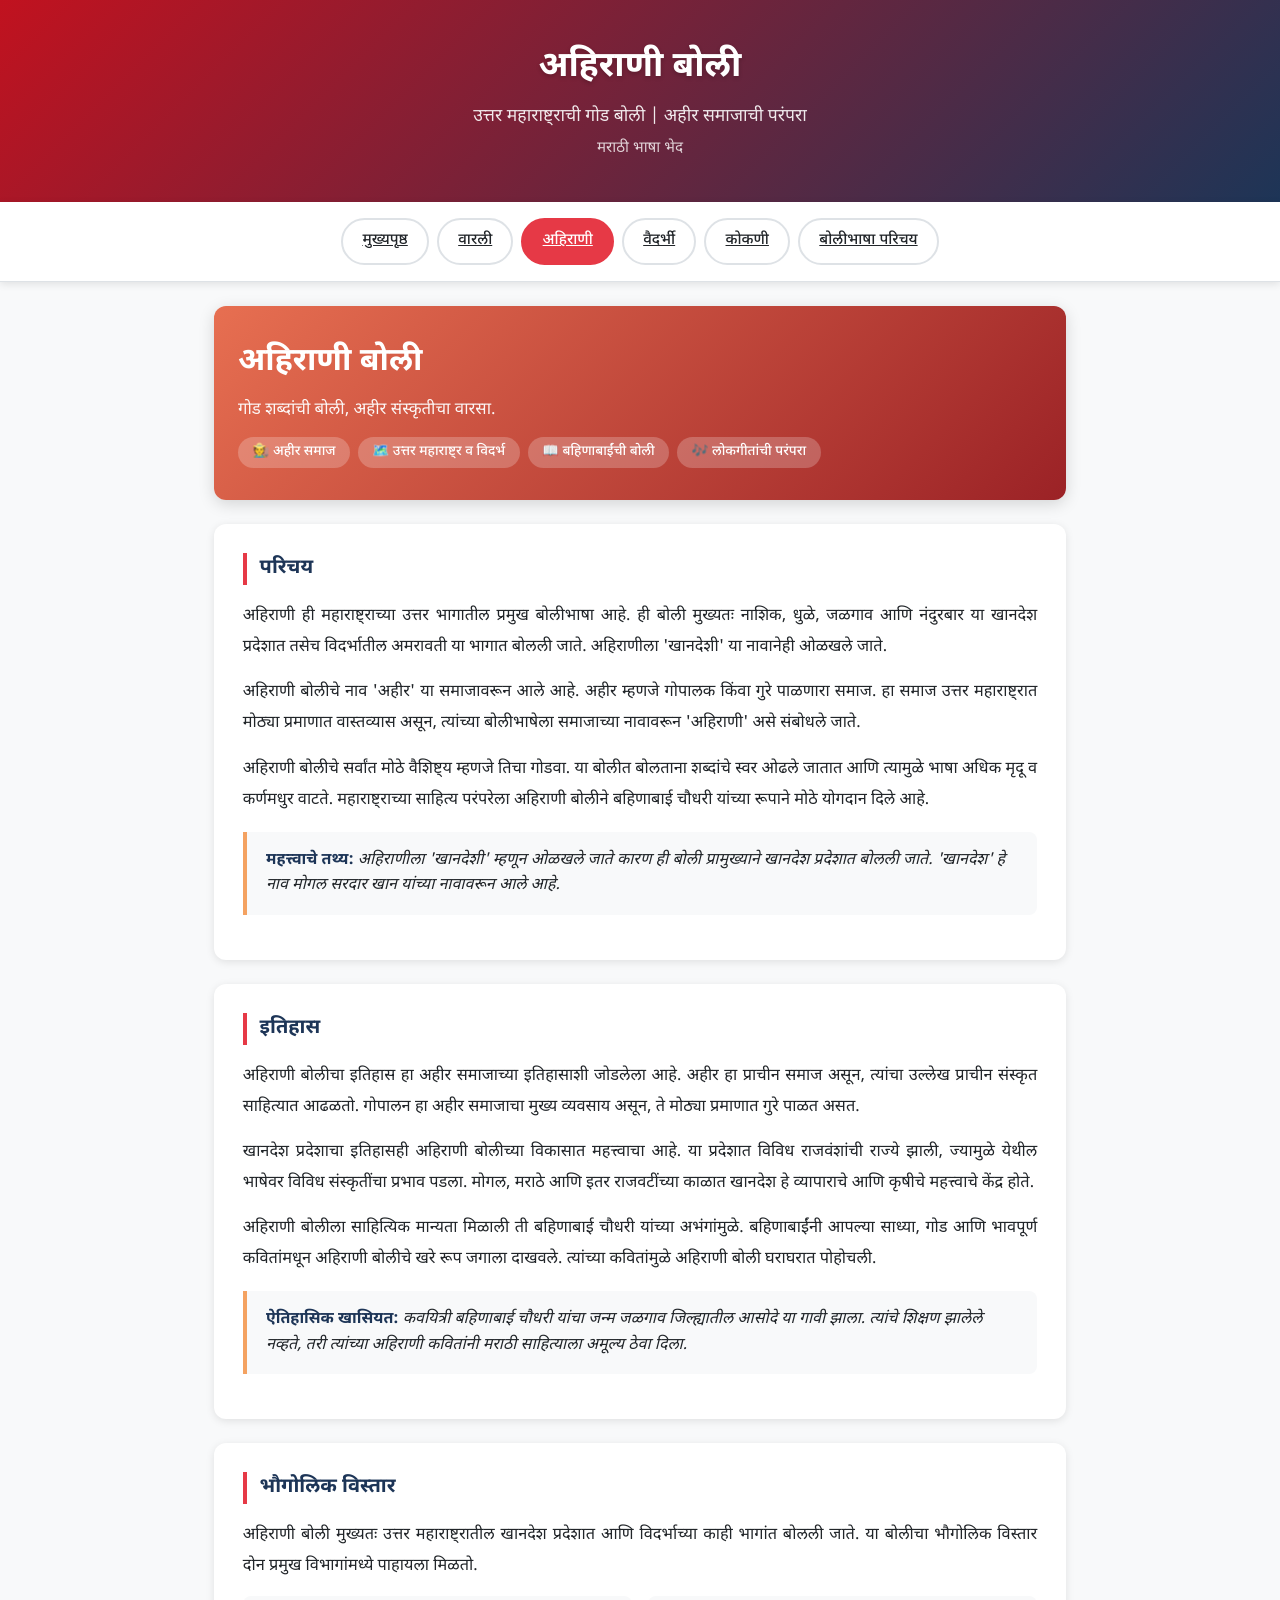
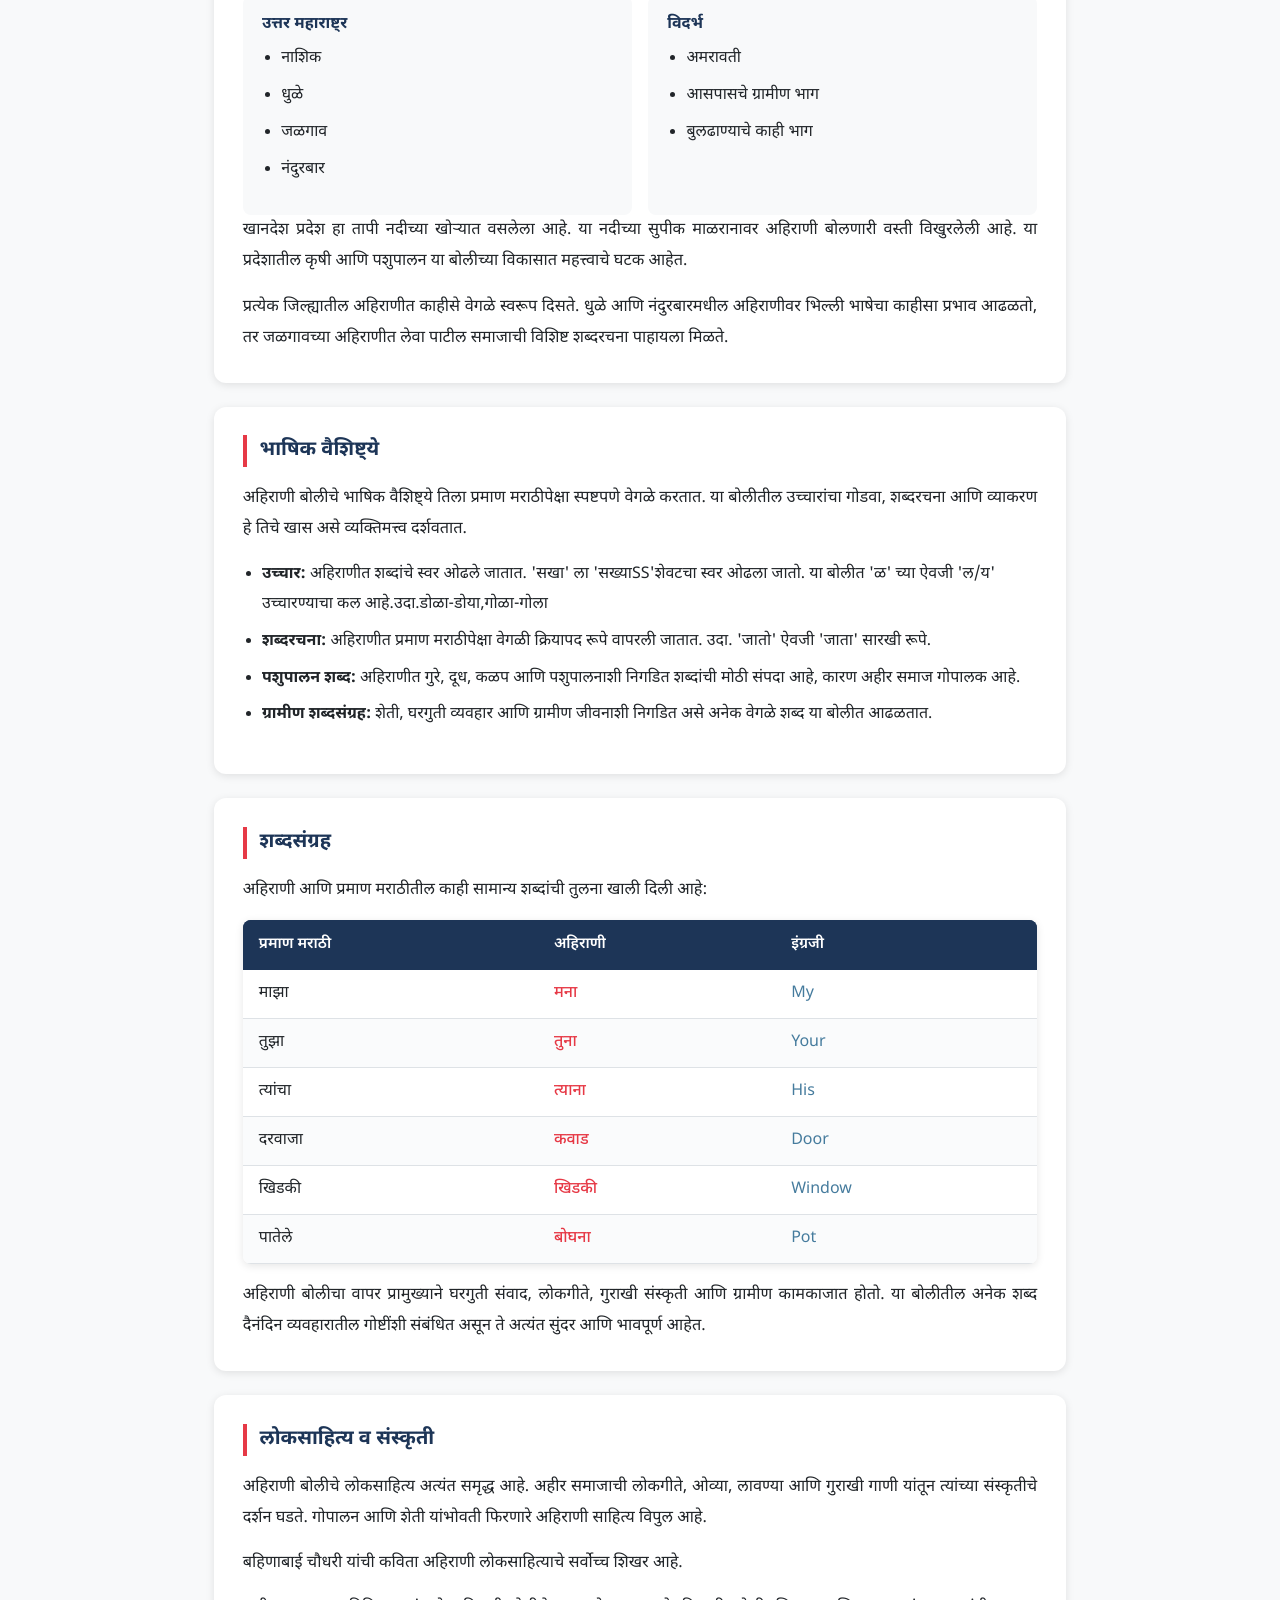
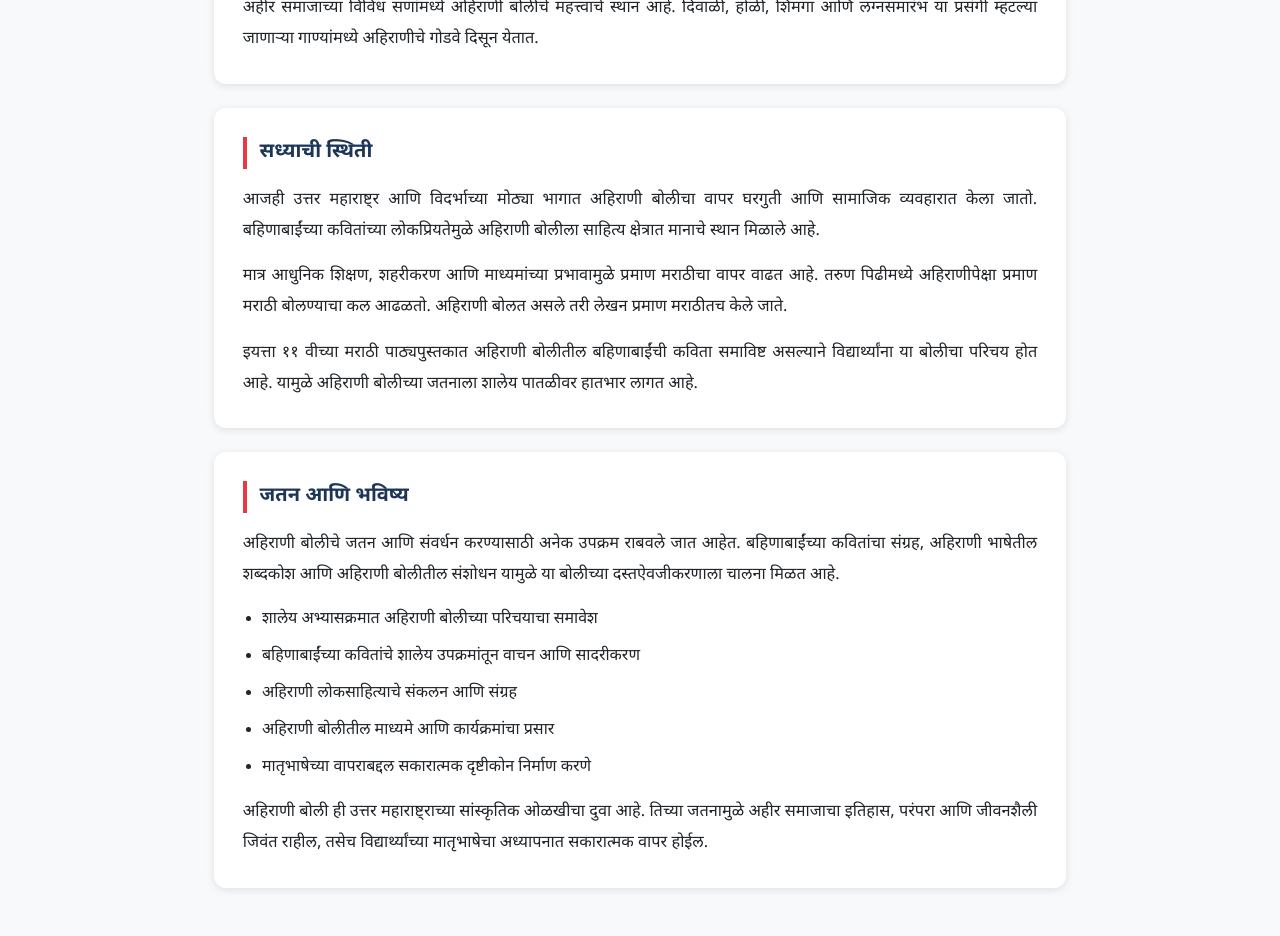
<file: ahirani.html>
<!DOCTYPE html>
<html lang="mr">
<head>
  <meta charset="UTF-8">
  <meta name="viewport" content="width=device-width, initial-scale=1.0">
  <title>अहिराणी बोली - मराठी भाषा भेद</title>
  <link rel="stylesheet" href="css/styles.css">
  <link rel="preconnect" href="https://fonts.googleapis.com">
  <link rel="preconnect" href="https://fonts.gstatic.com" crossorigin>
  <link href="https://fonts.googleapis.com/css2?family=Noto+Sans+Devanagari:wght@300;400;500;600;700&display=block" rel="stylesheet">
</head>
<body>
  <header class="header">
    <div class="header-content">
      <h1>अहिराणी बोली</h1>
      <p class="subtitle">उत्तर महाराष्ट्राची गोड बोली | अहीर समाजाची परंपरा</p>
      <p class="grade">मराठी भाषा भेद</p>
    </div>
  </header>

  <nav class="nav">
    <a class="nav-btn" href="index.html">मुख्यपृष्ठ</a>
    <a class="nav-btn" href="varli.html">वारली</a>
    <a class="nav-btn active" href="ahirani.html">अहिराणी</a>
    <a class="nav-btn" href="vaidarbhi.html">वैदर्भी</a>
    <a class="nav-btn" href="konkani.html">कोकणी</a>
    <a class="nav-btn" href="index.html#boli">बोलीभाषा परिचय</a>
  </nav>

  <main class="main boli-page">
    <section class="boli-hero ahirani">
      <div style="display:flex; align-items:center; gap:1rem;">
        <h2>अहिराणी बोली</h2>
        <button class="boli-audio-btn playing" onclick="toggleBoliAudio('ahirani')" title="अहिराणी बोली ऐका">🔊</button>
      </div>
      <audio id="audio-ahirani" src="audio/boli_intro/ahirani.mp3"></audio>
      <p class="boli-tagline">गोड शब्दांची बोली, अहीर संस्कृतीचा वारसा.</p>
      <div class="boli-chips">
        <span class="boli-chip">🧑‍🌾 अहीर समाज</span>
        <span class="boli-chip">🗺️ उत्तर महाराष्ट्र व विदर्भ</span>
        <span class="boli-chip">📖 बहिणाबाईंची बोली</span>
        <span class="boli-chip">🎶 लोकगीतांची परंपरा</span>
      </div>
    </section>

    <nav class="boli-nav">
      <a href="#parichay">परिचय</a>
      <a href="#ithihas">इतिहास</a>
      <a href="#vistar">भौगोलिक विस्तार</a>
      <a href="#vaishistye">भाषिक वैशिष्ट्ये</a>
      <a href="#shabd">शब्दसंग्रह</a>
      <a href="#sahity">लोकसाहित्य व संस्कृती</a>
      <a href="#sthiti">सध्याची स्थिती</a>
      <a href="#jatan">जतन आणि भविष्य</a>
    </nav>

    <article id="parichay" class="boli-content-card">
      <h3>परिचय</h3>
      <p>अहिराणी ही महाराष्ट्राच्या उत्तर भागातील प्रमुख बोलीभाषा आहे. ही बोली मुख्यतः नाशिक, धुळे, जळगाव आणि नंदुरबार या खानदेश प्रदेशात तसेच विदर्भातील अमरावती या भागात बोलली जाते. अहिराणीला 'खानदेशी' या नावानेही ओळखले जाते.</p>
      <p>अहिराणी बोलीचे नाव 'अहीर' या समाजावरून आले आहे. अहीर म्हणजे गोपालक किंवा गुरे पाळणारा समाज. हा समाज उत्तर महाराष्ट्रात मोठ्या प्रमाणात वास्तव्यास असून, त्यांच्या बोलीभाषेला समाजाच्या नावावरून 'अहिराणी' असे संबोधले जाते.</p>
      <p>अहिराणी बोलीचे सर्वांत मोठे वैशिष्ट्य म्हणजे तिचा गोडवा. या बोलीत बोलताना शब्दांचे स्वर ओढले जातात आणि त्यामुळे भाषा अधिक मृदू व कर्णमधुर वाटते. महाराष्ट्राच्या साहित्य परंपरेला अहिराणी बोलीने बहिणाबाई चौधरी यांच्या रूपाने मोठे योगदान दिले आहे.</p>
      <div class="boli-fact">
        <strong>महत्त्वाचे तथ्य:</strong> अहिराणीला 'खानदेशी' म्हणून ओळखले जाते कारण ही बोली प्रामुख्याने खानदेश प्रदेशात बोलली जाते. 'खानदेश' हे नाव मोगल सरदार खान यांच्या नावावरून आले आहे.
      </div>
    </article>

    <article id="ithihas" class="boli-content-card">
      <h3>इतिहास</h3>
      <p>अहिराणी बोलीचा इतिहास हा अहीर समाजाच्या इतिहासाशी जोडलेला आहे. अहीर हा प्राचीन समाज असून, त्यांचा उल्लेख प्राचीन संस्कृत साहित्यात आढळतो. गोपालन हा अहीर समाजाचा मुख्य व्यवसाय असून, ते मोठ्या प्रमाणात गुरे पाळत असत.</p>
      <p>खानदेश प्रदेशाचा इतिहासही अहिराणी बोलीच्या विकासात महत्त्वाचा आहे. या प्रदेशात विविध राजवंशांची राज्ये झाली, ज्यामुळे येथील भाषेवर विविध संस्कृतींचा प्रभाव पडला. मोगल, मराठे आणि इतर राजवटींच्या काळात खानदेश हे व्यापाराचे आणि कृषीचे महत्त्वाचे केंद्र होते.</p>
      <p>अहिराणी बोलीला साहित्यिक मान्यता मिळाली ती बहिणाबाई चौधरी यांच्या अभंगांमुळे. बहिणाबाईंनी आपल्या साध्या, गोड आणि भावपूर्ण कवितांमधून अहिराणी बोलीचे खरे रूप जगाला दाखवले. त्यांच्या कवितांमुळे अहिराणी बोली घराघरात पोहोचली.</p>
      <div class="boli-fact">
        <strong>ऐतिहासिक खासियत:</strong> कवयित्री बहिणाबाई चौधरी यांचा जन्म जळगाव जिल्ह्यातील आसोदे या गावी झाला. त्यांचे शिक्षण झालेले नव्हते, तरी त्यांच्या अहिराणी कवितांनी मराठी साहित्याला अमूल्य ठेवा दिला.
      </div>
    </article>

    <article id="vistar" class="boli-content-card">
      <h3>भौगोलिक विस्तार</h3>
      <p>अहिराणी बोली मुख्यतः उत्तर महाराष्ट्रातील खानदेश प्रदेशात आणि विदर्भाच्या काही भागांत बोलली जाते. या बोलीचा भौगोलिक विस्तार दोन प्रमुख विभागांमध्ये पाहायला मिळतो.</p>
      <div class="boli-grid-2">
        <div class="boli-mini-card">
          <h4>उत्तर महाराष्ट्र</h4>
          <ul class="boli-list">
            <li>नाशिक</li>
            <li>धुळे</li>
            <li>जळगाव</li>
            <li>नंदुरबार</li>
          </ul>
        </div>
        <div class="boli-mini-card">
          <h4>विदर्भ</h4>
          <ul class="boli-list">
            <li>अमरावती</li>
            <li>आसपासचे ग्रामीण भाग</li>
            <li>बुलढाण्याचे काही भाग</li>
          </ul>
        </div>
      </div>
      <p>खानदेश प्रदेश हा तापी नदीच्या खोऱ्यात वसलेला आहे. या नदीच्या सुपीक माळरानावर अहिराणी बोलणारी वस्ती विखुरलेली आहे. या प्रदेशातील कृषी आणि पशुपालन या बोलीच्या विकासात महत्त्वाचे घटक आहेत.</p>
      <p>प्रत्येक जिल्ह्यातील अहिराणीत काहीसे वेगळे स्वरूप दिसते. धुळे आणि नंदुरबारमधील अहिराणीवर भिल्ली भाषेचा काहीसा प्रभाव आढळतो, तर जळगावच्या अहिराणीत लेवा पाटील समाजाची विशिष्ट शब्दरचना पाहायला मिळते.</p>
    </article>

    <article id="vaishistye" class="boli-content-card">
      <h3>भाषिक वैशिष्ट्ये</h3>
      <p>अहिराणी बोलीचे भाषिक वैशिष्ट्ये तिला प्रमाण मराठीपेक्षा स्पष्टपणे वेगळे करतात. या बोलीतील उच्चारांचा गोडवा, शब्दरचना आणि व्याकरण हे तिचे खास असे व्यक्तिमत्त्व दर्शवतात.</p>
      <ul class="boli-list">
        <li><strong>उच्चार:</strong> अहिराणीत शब्दांचे स्वर ओढले जातात. 'सखा' ला 'सख्याSS'शेवटचा स्वर ओढला जातो. या बोलीत 'ळ' च्या ऐवजी 'ल/य' उच्चारण्याचा कल आहे.उदा.डोळा-डोया,गोळा-गोला</li>
        <li><strong>शब्दरचना:</strong> अहिराणीत प्रमाण मराठीपेक्षा वेगळी क्रियापद रूपे वापरली जातात. उदा. 'जातो' ऐवजी 'जाता' सारखी रूपे.</li>
        <li><strong>पशुपालन शब्द:</strong> अहिराणीत गुरे, दूध, कळप आणि पशुपालनाशी निगडित शब्दांची मोठी संपदा आहे, कारण अहीर समाज गोपालक आहे.</li>
        <li><strong>ग्रामीण शब्दसंग्रह:</strong> शेती, घरगुती व्यवहार आणि ग्रामीण जीवनाशी निगडित असे अनेक वेगळे शब्द या बोलीत आढळतात.</li>
   
      </div>
    </article>

    <article id="shabd" class="boli-content-card">
      <h3>शब्दसंग्रह</h3>
      <p>अहिराणी आणि प्रमाण मराठीतील काही सामान्य शब्दांची तुलना खाली दिली आहे:</p>
      <table class="boli-vocab">
        <thead>
          <tr>
            <th>प्रमाण मराठी</th>
            <th>अहिराणी</th>
            <th>इंग्रजी</th>
          </tr>
        </thead>
        <tbody>
          <tr><td>माझा</td><td>मना</td><td>My</td></tr>
          <tr><td>तुझा</td><td>तुना</td><td>Your</td></tr>
          <tr><td>त्यांचा</td><td>त्याना</td><td>His</td></tr>
          <tr><td>दरवाजा</td><td>कवाड</td><td>Door</td></tr>
          <tr><td>खिडकी</td><td>खिडकी</td><td>Window</td></tr>
          <tr><td>पातेले</td><td>बोघना</td><td>Pot</td></tr>
        </tbody>
      </table>
      <p style="margin-top: 1rem;">अहिराणी बोलीचा वापर प्रामुख्याने घरगुती संवाद, लोकगीते, गुराखी संस्कृती आणि ग्रामीण कामकाजात होतो. या बोलीतील अनेक शब्द दैनंदिन व्यवहारातील गोष्टींशी संबंधित असून ते अत्यंत सुंदर आणि भावपूर्ण आहेत.</p>
    </article>

    <article id="sahity" class="boli-content-card">
      <h3>लोकसाहित्य व संस्कृती</h3>
      <p>अहिराणी बोलीचे लोकसाहित्य अत्यंत समृद्ध आहे. अहीर समाजाची लोकगीते, ओव्या, लावण्या आणि गुराखी गाणी यांतून त्यांच्या संस्कृतीचे दर्शन घडते. गोपालन आणि शेती यांभोवती फिरणारे अहिराणी साहित्य विपुल आहे.</p>
      <p>बहिणाबाई चौधरी यांची कविता अहिराणी लोकसाहित्याचे सर्वोच्च शिखर आहे.</p>
      <p>अहीर समाजाच्या विविध सणांमध्ये अहिराणी बोलीचे महत्त्वाचे स्थान आहे. दिवाळी, होळी, शिमगा आणि लग्नसमारंभ या प्रसंगी म्हटल्या जाणाऱ्या गाण्यांमध्ये अहिराणीचे गोडवे दिसून येतात.</p>
            </div>
    </article>

    <article id="sthiti" class="boli-content-card">
      <h3>सध्याची स्थिती</h3>
      <p>आजही उत्तर महाराष्ट्र आणि विदर्भाच्या मोठ्या भागात अहिराणी बोलीचा वापर घरगुती आणि सामाजिक व्यवहारात केला जातो. बहिणाबाईंच्या कवितांच्या लोकप्रियतेमुळे अहिराणी बोलीला साहित्य क्षेत्रात मानाचे स्थान मिळाले आहे.</p>
      <p>मात्र आधुनिक शिक्षण, शहरीकरण आणि माध्यमांच्या प्रभावामुळे प्रमाण मराठीचा वापर वाढत आहे. तरुण पिढीमध्ये अहिराणीपेक्षा प्रमाण मराठी बोलण्याचा कल आढळतो. अहिराणी बोलत असले तरी लेखन प्रमाण मराठीतच केले जाते.</p>
      <p>इयत्ता ११ वीच्या मराठी पाठ्यपुस्तकात अहिराणी बोलीतील बहिणाबाईंची कविता समाविष्ट असल्याने विद्यार्थ्यांना या बोलीचा परिचय होत आहे. यामुळे अहिराणी बोलीच्या जतनाला शालेय पातळीवर हातभार लागत आहे.</p>
    </article>

    <article id="jatan" class="boli-content-card">
      <h3>जतन आणि भविष्य</h3>
      <p>अहिराणी बोलीचे जतन आणि संवर्धन करण्यासाठी अनेक उपक्रम राबवले जात आहेत. बहिणाबाईंच्या कवितांचा संग्रह, अहिराणी भाषेतील शब्दकोश आणि अहिराणी बोलीतील संशोधन यामुळे या बोलीच्या दस्तऐवजीकरणाला चालना मिळत आहे.</p>
      <ul class="boli-list">
        <li>शालेय अभ्यासक्रमात अहिराणी बोलीच्या परिचयाचा समावेश</li>
        <li>बहिणाबाईंच्या कवितांचे शालेय उपक्रमांतून वाचन आणि सादरीकरण</li>
        <li>अहिराणी लोकसाहित्याचे संकलन आणि संग्रह</li>
        <li>अहिराणी बोलीतील माध्यमे आणि कार्यक्रमांचा प्रसार</li>
        <li>मातृभाषेच्या वापराबद्दल सकारात्मक दृष्टीकोन निर्माण करणे</li>
      </ul>
      <p>अहिराणी बोली ही उत्तर महाराष्ट्राच्या सांस्कृतिक ओळखीचा दुवा आहे. तिच्या जतनामुळे अहीर समाजाचा इतिहास, परंपरा आणि जीवनशैली जिवंत राहील, तसेच विद्यार्थ्यांच्या मातृभाषेचा अध्यापनात सकारात्मक वापर होईल.</p>
    </article>
  </main>
  <script>
    function toggleBoliAudio(dialect) {
      const audio = document.getElementById('audio-' + dialect);
      const btn = document.querySelector('.boli-audio-btn');
      if (!audio) return;
      if (audio.paused) {
        audio.play();
        btn.classList.add('playing');
      } else {
        audio.pause();
        btn.classList.remove('playing');
      }
    }
    document.addEventListener('DOMContentLoaded', () => {
      const audio = document.querySelector('audio');
      const btn = document.querySelector('.boli-audio-btn');
      if (audio && btn) {
        audio.addEventListener('ended', () => btn.classList.remove('playing'));
      }
    });
  </script>
</body>
</html>
</file>
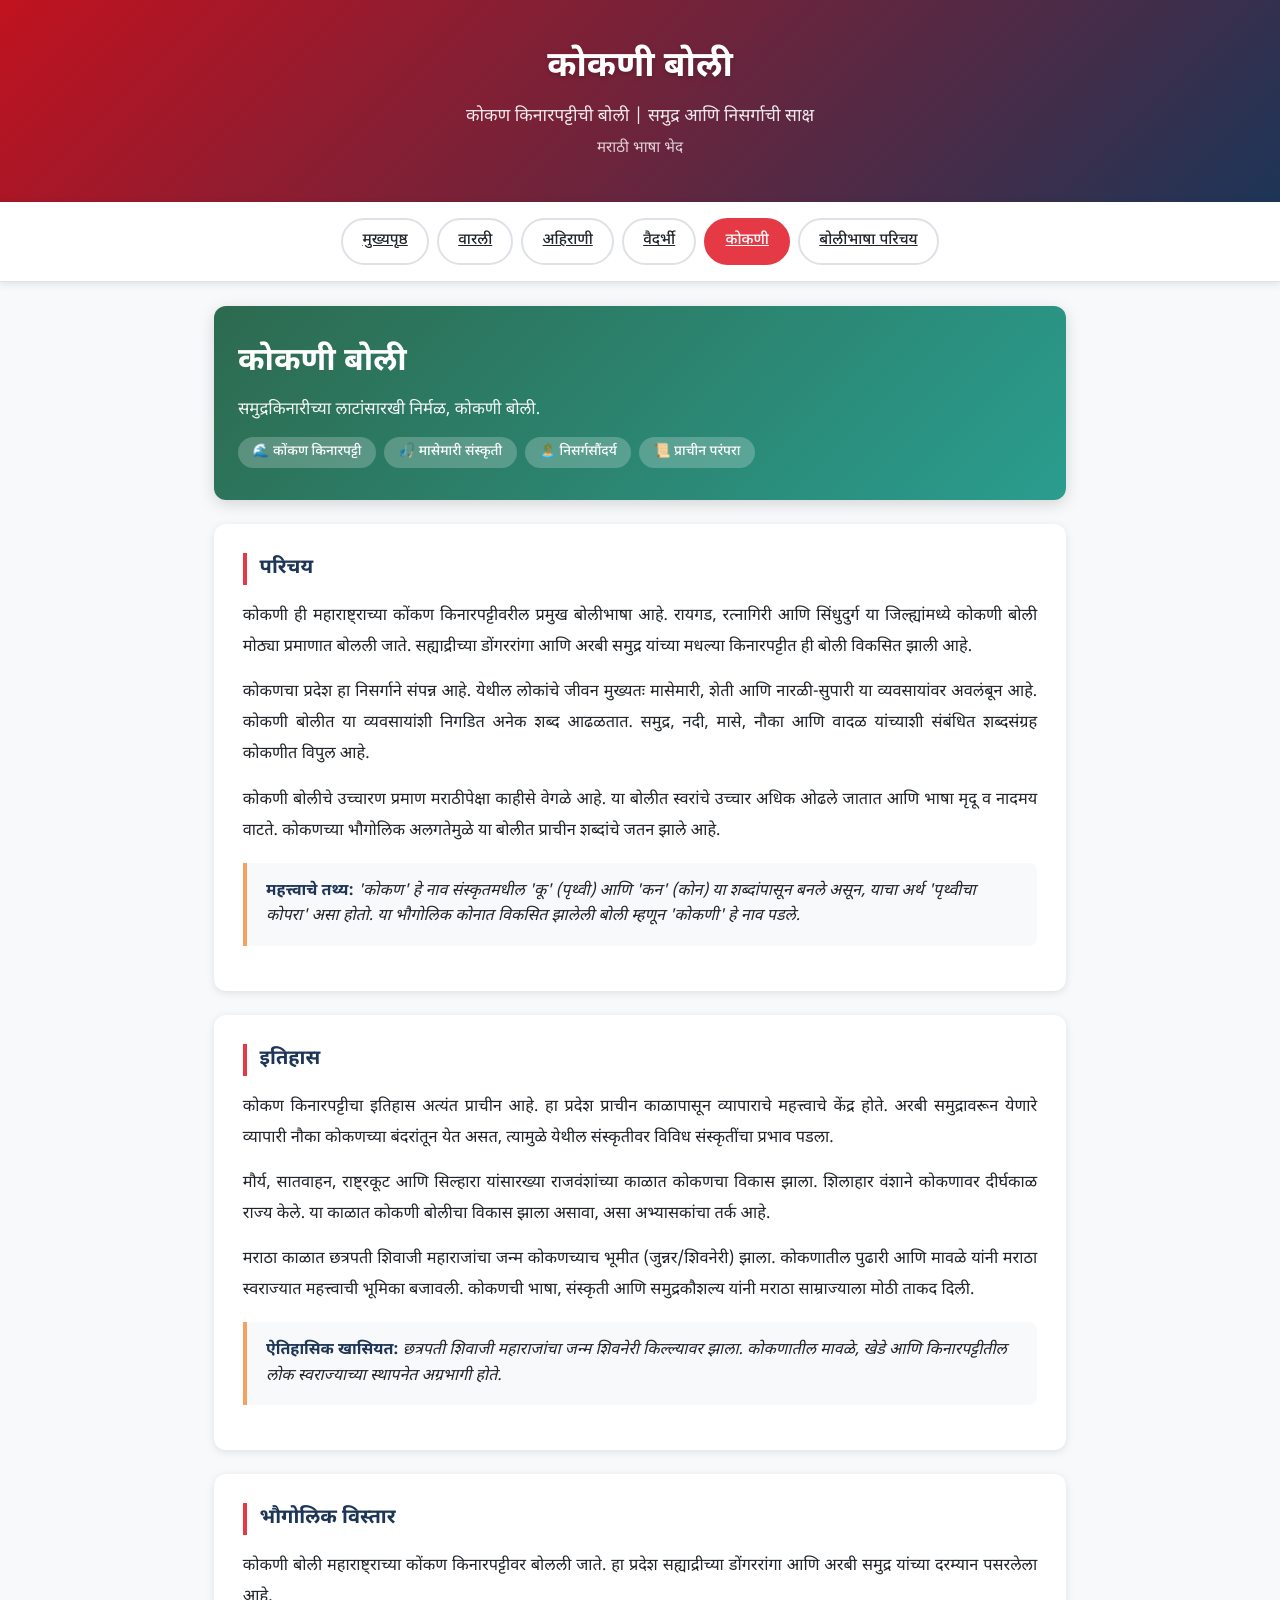
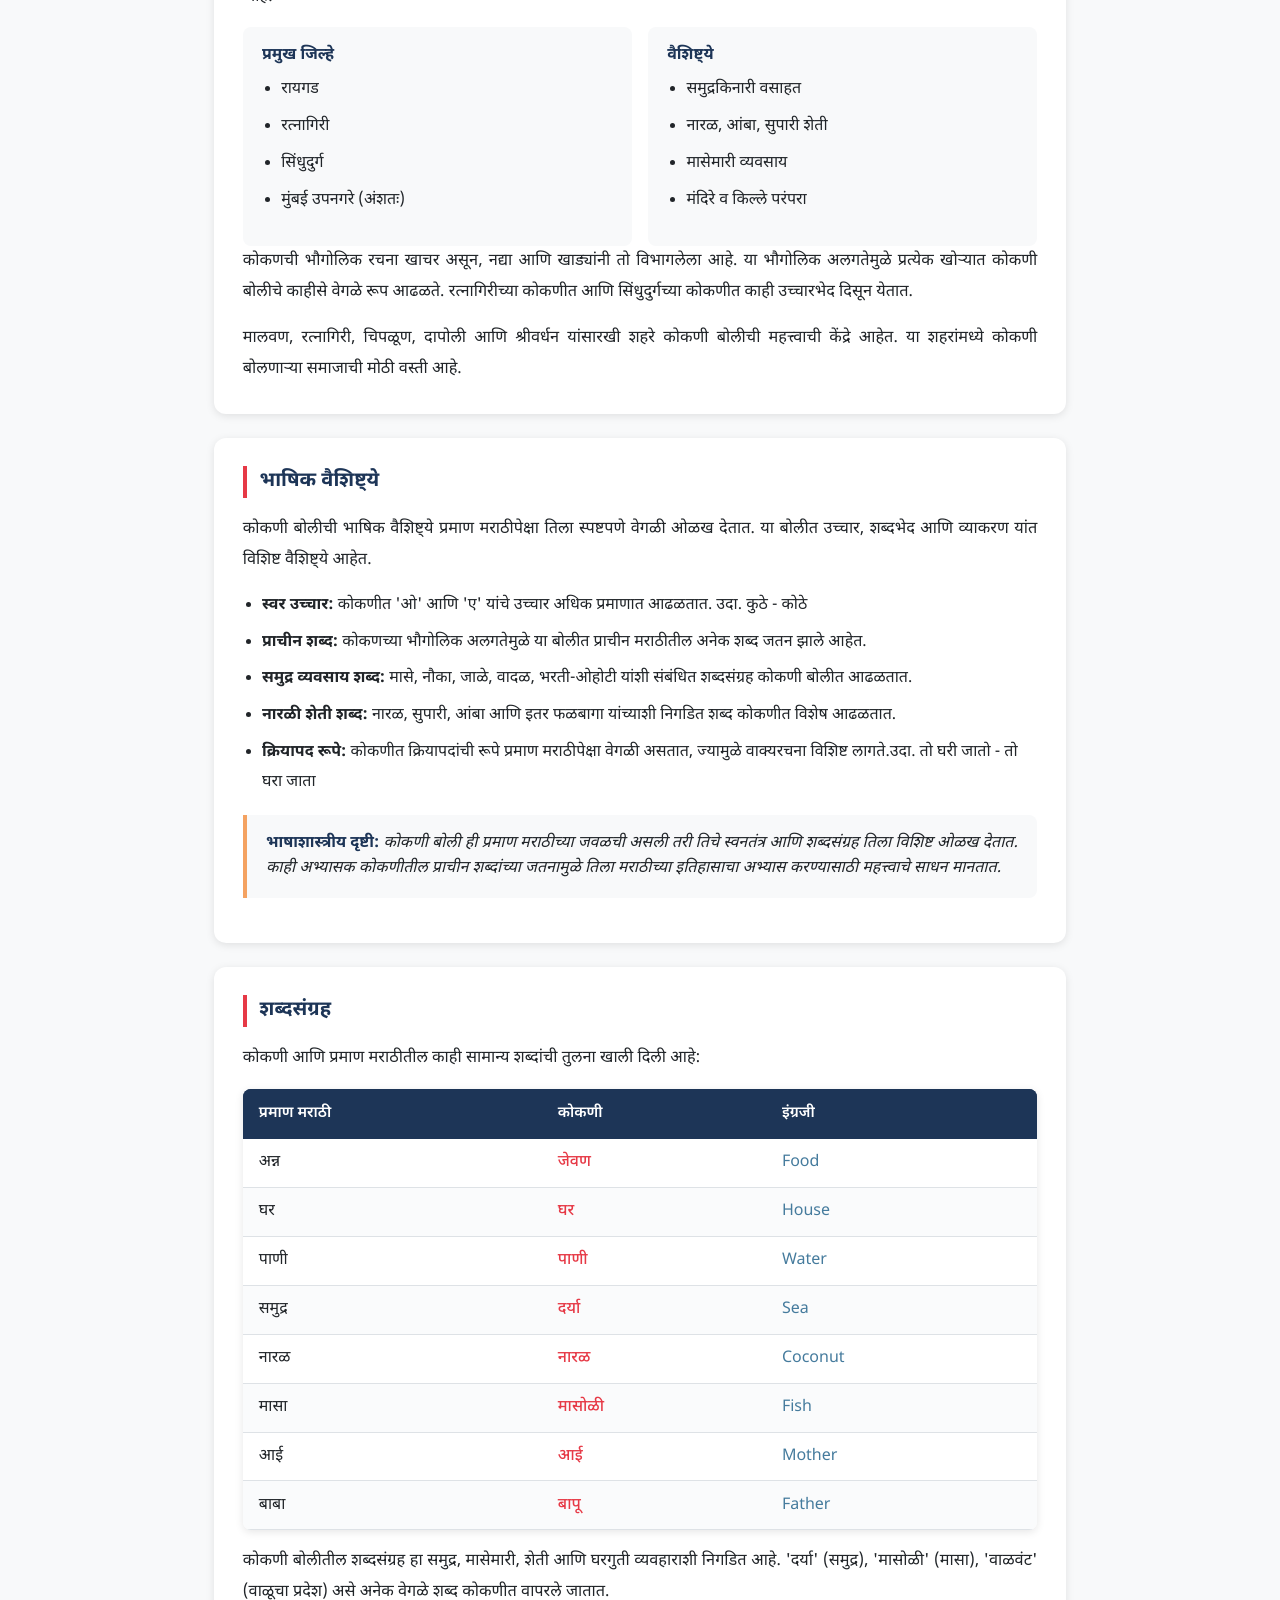
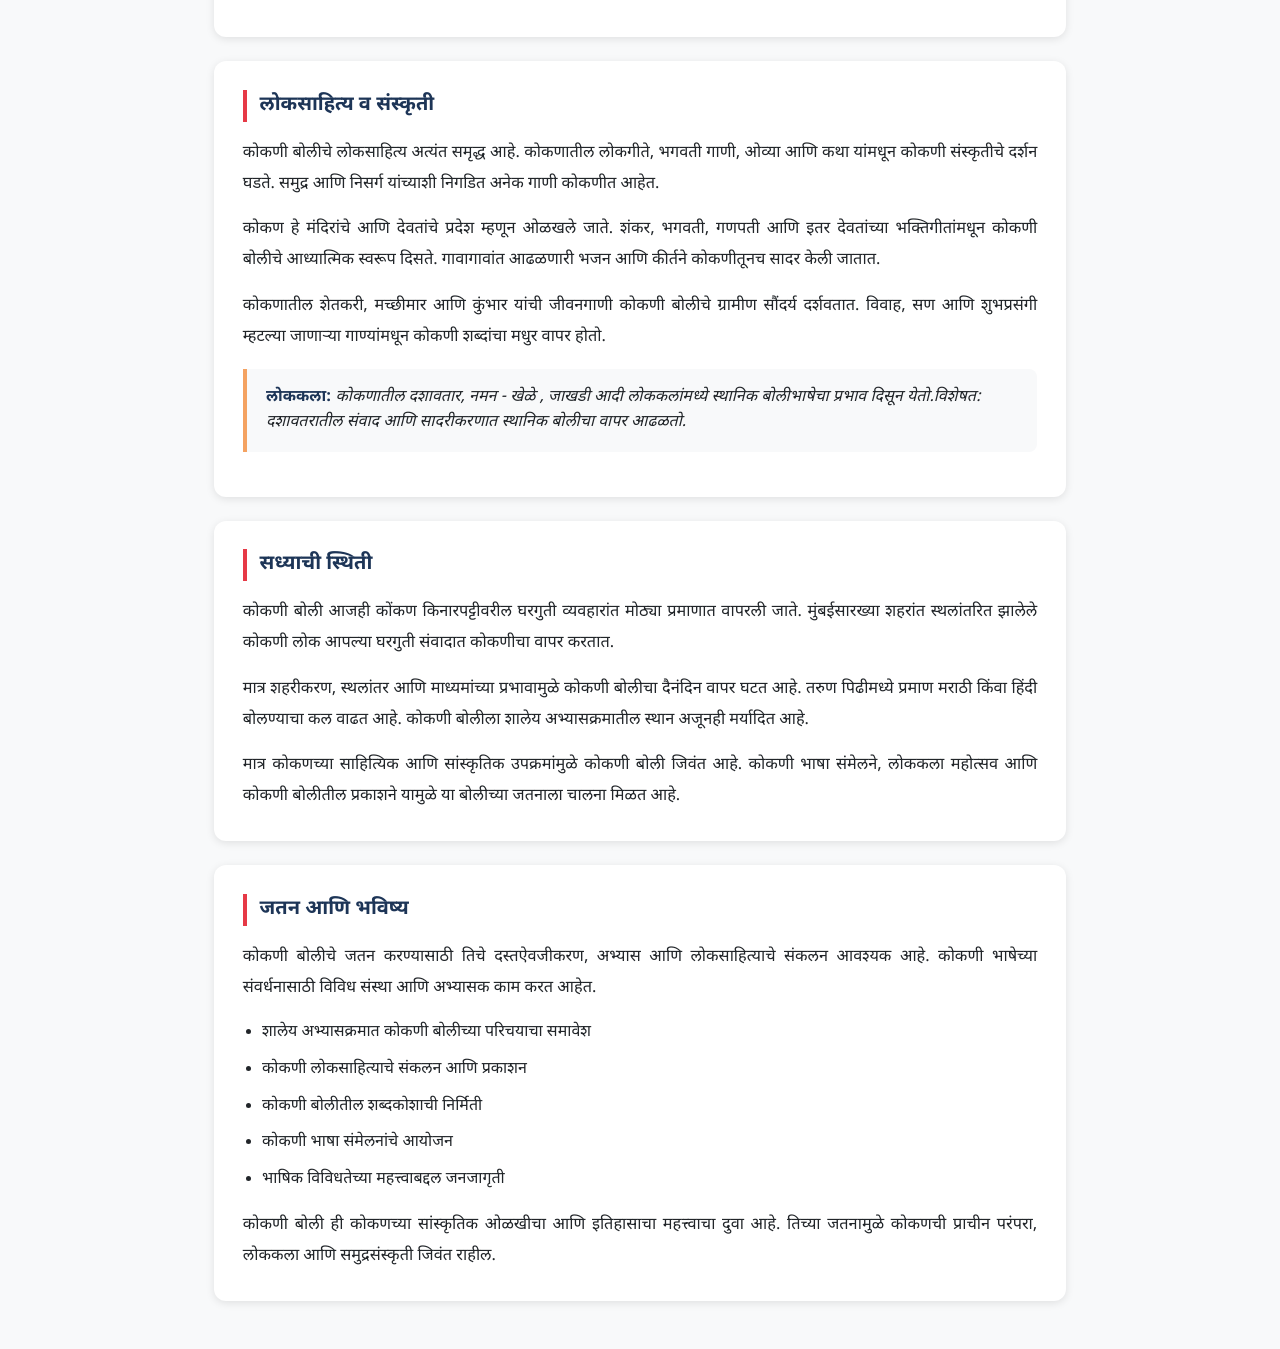
<file: konkani.html>
<!DOCTYPE html>
<html lang="mr">
<head>
  <meta charset="UTF-8">
  <meta name="viewport" content="width=device-width, initial-scale=1.0">
  <title>कोकणी बोली - मराठी भाषा भेद</title>
  <link rel="stylesheet" href="css/styles.css">
  <link rel="preconnect" href="https://fonts.googleapis.com">
  <link rel="preconnect" href="https://fonts.gstatic.com" crossorigin>
  <link href="https://fonts.googleapis.com/css2?family=Noto+Sans+Devanagari:wght@300;400;500;600;700&display=block" rel="stylesheet">
</head>
<body>
  <header class="header">
    <div class="header-content">
      <h1>कोकणी बोली</h1>
      <p class="subtitle">कोकण किनारपट्टीची बोली | समुद्र आणि निसर्गाची साक्ष</p>
      <p class="grade">मराठी भाषा भेद</p>
    </div>
  </header>

  <nav class="nav">
    <a class="nav-btn" href="index.html">मुख्यपृष्ठ</a>
    <a class="nav-btn" href="varli.html">वारली</a>
    <a class="nav-btn" href="ahirani.html">अहिराणी</a>
    <a class="nav-btn" href="vaidarbhi.html">वैदर्भी</a>
    <a class="nav-btn active" href="konkani.html">कोकणी</a>
    <a class="nav-btn" href="index.html#boli">बोलीभाषा परिचय</a>
  </nav>

  <main class="main boli-page">
    <section class="boli-hero konkani">
      <div style="display:flex; align-items:center; gap:1rem;">
        <h2>कोकणी बोली</h2>
        <button class="boli-audio-btn playing" onclick="toggleBoliAudio('konkani')" title="कोकणी बोली ऐका">🔊</button>
      </div>
      <audio id="audio-konkani" src="audio/boli_intro/konkani.mp3"></audio>
      <p class="boli-tagline">समुद्रकिनारीच्या लाटांसारखी निर्मळ, कोकणी बोली.</p>
      <div class="boli-chips">
        <span class="boli-chip">🌊 कोंकण किनारपट्टी</span>
        <span class="boli-chip">🎣 मासेमारी संस्कृती</span>
        <span class="boli-chip">🏝️ निसर्गसौंदर्य</span>
        <span class="boli-chip">📜 प्राचीन परंपरा</span>
      </div>
    </section>

    <nav class="boli-nav">
      <a href="#parichay">परिचय</a>
      <a href="#ithihas">इतिहास</a>
      <a href="#vistar">भौगोलिक विस्तार</a>
      <a href="#vaishistye">भाषिक वैशिष्ट्ये</a>
      <a href="#shabd">शब्दसंग्रह</a>
      <a href="#sahity">लोकसाहित्य व संस्कृती</a>
      <a href="#sthiti">सध्याची स्थिती</a>
      <a href="#jatan">जतन आणि भविष्य</a>
    </nav>

    <article id="parichay" class="boli-content-card">
      <h3>परिचय</h3>
      <p>कोकणी ही महाराष्ट्राच्या कोंकण किनारपट्टीवरील प्रमुख बोलीभाषा आहे. रायगड, रत्नागिरी आणि सिंधुदुर्ग या जिल्ह्यांमध्ये कोकणी बोली मोठ्या प्रमाणात बोलली जाते. सह्याद्रीच्या डोंगररांगा आणि अरबी समुद्र यांच्या मधल्या किनारपट्टीत ही बोली विकसित झाली आहे.</p>
      <p>कोकणचा प्रदेश हा निसर्गाने संपन्न आहे. येथील लोकांचे जीवन मुख्यतः मासेमारी, शेती आणि नारळी-सुपारी या व्यवसायांवर अवलंबून आहे. कोकणी बोलीत या व्यवसायांशी निगडित अनेक शब्द आढळतात. समुद्र, नदी, मासे, नौका आणि वादळ यांच्याशी संबंधित शब्दसंग्रह कोकणीत विपुल आहे.</p>
      <p>कोकणी बोलीचे उच्चारण प्रमाण मराठीपेक्षा काहीसे वेगळे आहे. या बोलीत स्वरांचे उच्चार अधिक ओढले जातात आणि भाषा मृदू व नादमय वाटते. कोकणच्या भौगोलिक अलगतेमुळे या बोलीत प्राचीन शब्दांचे जतन झाले आहे.</p>
      <div class="boli-fact">
        <strong>महत्त्वाचे तथ्य:</strong> 'कोकण' हे नाव संस्कृतमधील 'कू' (पृथ्वी) आणि 'कन' (कोन) या शब्दांपासून बनले असून, याचा अर्थ 'पृथ्वीचा कोपरा' असा होतो. या भौगोलिक कोनात विकसित झालेली बोली म्हणून 'कोकणी' हे नाव पडले.
      </div>
    </article>

    <article id="ithihas" class="boli-content-card">
      <h3>इतिहास</h3>
      <p>कोकण किनारपट्टीचा इतिहास अत्यंत प्राचीन आहे. हा प्रदेश प्राचीन काळापासून व्यापाराचे महत्त्वाचे केंद्र होते. अरबी समुद्रावरून येणारे व्यापारी नौका कोकणच्या बंदरांतून येत असत, त्यामुळे येथील संस्कृतीवर विविध संस्कृतींचा प्रभाव पडला.</p>
      <p>मौर्य, सातवाहन, राष्ट्रकूट आणि सिल्हारा यांसारख्या राजवंशांच्या काळात कोकणचा विकास झाला. शिलाहार वंशाने कोकणावर दीर्घकाळ राज्य केले. या काळात कोकणी बोलीचा विकास झाला असावा, असा अभ्यासकांचा तर्क आहे.</p>
      <p>मराठा काळात छत्रपती शिवाजी महाराजांचा जन्म कोकणच्याच भूमीत (जुन्नर/शिवनेरी) झाला. कोकणातील पुढारी आणि मावळे यांनी मराठा स्वराज्यात महत्त्वाची भूमिका बजावली. कोकणची भाषा, संस्कृती आणि समुद्रकौशल्य यांनी मराठा साम्राज्याला मोठी ताकद दिली.</p>
      <div class="boli-fact">
        <strong>ऐतिहासिक खासियत:</strong> छत्रपती शिवाजी महाराजांचा जन्म शिवनेरी किल्ल्यावर झाला. कोकणातील मावळे, खेडे आणि किनारपट्टीतील लोक स्वराज्याच्या स्थापनेत अग्रभागी होते.
      </div>
    </article>

    <article id="vistar" class="boli-content-card">
      <h3>भौगोलिक विस्तार</h3>
      <p>कोकणी बोली महाराष्ट्राच्या कोंकण किनारपट्टीवर बोलली जाते. हा प्रदेश सह्याद्रीच्या डोंगररांगा आणि अरबी समुद्र यांच्या दरम्यान पसरलेला आहे.</p>
      <div class="boli-grid-2">
        <div class="boli-mini-card">
          <h4>प्रमुख जिल्हे</h4>
          <ul class="boli-list">
            <li>रायगड</li>
            <li>रत्नागिरी</li>
            <li>सिंधुदुर्ग</li>
            <li>मुंबई उपनगरे (अंशतः)</li>
          </ul>
        </div>
        <div class="boli-mini-card">
          <h4>वैशिष्ट्ये</h4>
          <ul class="boli-list">
            <li>समुद्रकिनारी वसाहत</li>
            <li>नारळ, आंबा, सुपारी शेती</li>
            <li>मासेमारी व्यवसाय</li>
            <li>मंदिरे व किल्ले परंपरा</li>
          </ul>
        </div>
      </div>
      <p>कोकणची भौगोलिक रचना खाचर असून, नद्या आणि खाड्यांनी तो विभागलेला आहे. या भौगोलिक अलगतेमुळे प्रत्येक खोऱ्यात कोकणी बोलीचे काहीसे वेगळे रूप आढळते. रत्नागिरीच्या कोकणीत आणि सिंधुदुर्गच्या कोकणीत काही उच्चारभेद दिसून येतात.</p>
      <p>मालवण, रत्नागिरी, चिपळूण, दापोली आणि श्रीवर्धन यांसारखी शहरे कोकणी बोलीची महत्त्वाची केंद्रे आहेत. या शहरांमध्ये कोकणी बोलणाऱ्या समाजाची मोठी वस्ती आहे.</p>
    </article>

    <article id="vaishistye" class="boli-content-card">
      <h3>भाषिक वैशिष्ट्ये</h3>
      <p>कोकणी बोलीची भाषिक वैशिष्ट्ये प्रमाण मराठीपेक्षा तिला स्पष्टपणे वेगळी ओळख देतात. या बोलीत उच्चार, शब्दभेद आणि व्याकरण यांत विशिष्ट वैशिष्ट्ये आहेत.</p>
      <ul class="boli-list">
        <li><strong>स्वर उच्चार:</strong> कोकणीत 'ओ' आणि 'ए' यांचे उच्चार अधिक प्रमाणात आढळतात. उदा. कुठे - कोठे </li>
        <li><strong>प्राचीन शब्द:</strong> कोकणच्या भौगोलिक अलगतेमुळे या बोलीत प्राचीन मराठीतील अनेक शब्द जतन झाले आहेत.</li>
        <li><strong>समुद्र व्यवसाय शब्द:</strong> मासे, नौका, जाळे, वादळ, भरती-ओहोटी यांशी संबंधित शब्दसंग्रह कोकणी बोलीत आढळतात.</li>
        <li><strong>नारळी शेती शब्द:</strong> नारळ, सुपारी, आंबा आणि इतर फळबागा यांच्याशी निगडित शब्द कोकणीत विशेष आढळतात.</li>
        <li><strong>क्रियापद रूपे:</strong> कोकणीत क्रियापदांची रूपे प्रमाण मराठीपेक्षा वेगळी असतात, ज्यामुळे वाक्यरचना विशिष्ट लागते.उदा. तो घरी जातो - तो घरा जाता </li>
      </ul>
      <div class="boli-fact">
        <strong>भाषाशास्त्रीय दृष्टी:</strong> कोकणी बोली ही प्रमाण मराठीच्या जवळची असली तरी तिचे स्वनतंत्र आणि शब्दसंग्रह तिला विशिष्ट ओळख देतात. काही अभ्यासक कोकणीतील प्राचीन शब्दांच्या जतनामुळे तिला मराठीच्या इतिहासाचा अभ्यास करण्यासाठी महत्त्वाचे साधन मानतात.
      </div>
    </article>

    <article id="shabd" class="boli-content-card">
      <h3>शब्दसंग्रह</h3>
      <p>कोकणी आणि प्रमाण मराठीतील काही सामान्य शब्दांची तुलना खाली दिली आहे:</p>
      <table class="boli-vocab">
        <thead>
          <tr>
            <th>प्रमाण मराठी</th>
            <th>कोकणी</th>
            <th>इंग्रजी</th>
          </tr>
        </thead>
        <tbody>
          <tr><td>अन्न</td><td>जेवण</td><td>Food</td></tr>
          <tr><td>घर</td><td>घर</td><td>House</td></tr>
          <tr><td>पाणी</td><td>पाणी</td><td>Water</td></tr>
          <tr><td>समुद्र</td><td>दर्या</td><td>Sea</td></tr>
          <tr><td>नारळ</td><td>नारळ</td><td>Coconut</td></tr>
          <tr><td>मासा</td><td>मासोळी</td><td>Fish</td></tr>
          <tr><td>आई</td><td>आई</td><td>Mother</td></tr>
          <tr><td>बाबा</td><td>बापू</td><td>Father</td></tr>
        </tbody>
      </table>
      <p style="margin-top: 1rem;">कोकणी बोलीतील शब्दसंग्रह हा समुद्र, मासेमारी, शेती आणि घरगुती व्यवहाराशी निगडित आहे. 'दर्या' (समुद्र), 'मासोळी' (मासा), 'वाळवंट' (वाळूचा प्रदेश) असे अनेक वेगळे शब्द कोकणीत वापरले जातात.</p>
    </article>

    <article id="sahity" class="boli-content-card">
      <h3>लोकसाहित्य व संस्कृती</h3>
      <p>कोकणी बोलीचे लोकसाहित्य अत्यंत समृद्ध आहे. कोकणातील लोकगीते, भगवती गाणी, ओव्या आणि कथा यांमधून कोकणी संस्कृतीचे दर्शन घडते. समुद्र आणि निसर्ग यांच्याशी निगडित अनेक गाणी कोकणीत आहेत.</p>
      <p>कोकण हे मंदिरांचे आणि देवतांचे प्रदेश म्हणून ओळखले जाते. शंकर, भगवती, गणपती आणि इतर देवतांच्या भक्तिगीतांमधून कोकणी बोलीचे आध्यात्मिक स्वरूप दिसते. गावागावांत आढळणारी भजन आणि कीर्तने कोकणीतूनच सादर केली जातात.</p>
      <p>कोकणातील शेतकरी, मच्छीमार आणि कुंभार यांची जीवनगाणी कोकणी बोलीचे ग्रामीण सौंदर्य दर्शवतात. विवाह, सण आणि शुभप्रसंगी म्हटल्या जाणाऱ्या गाण्यांमधून कोकणी शब्दांचा मधुर वापर होतो.</p>
      <div class="boli-fact">
        <strong>लोककला:</strong> कोकणातील दशावतार, नमन - खेळे , जाखडी आदी लोककलांमध्ये स्थानिक बोलीभाषेचा प्रभाव दिसून येतो.विशेषत: दशावतरातील संवाद आणि सादरीकरणात स्थानिक बोलीचा वापर आढळतो.
      </div>
    </article>

    <article id="sthiti" class="boli-content-card">
      <h3>सध्याची स्थिती</h3>
      <p>कोकणी बोली आजही कोंकण किनारपट्टीवरील घरगुती व्यवहारांत मोठ्या प्रमाणात वापरली जाते. मुंबईसारख्या शहरांत स्थलांतरित झालेले कोकणी लोक आपल्या घरगुती संवादात कोकणीचा वापर करतात.</p>
      <p>मात्र शहरीकरण, स्थलांतर आणि माध्यमांच्या प्रभावामुळे कोकणी बोलीचा दैनंदिन वापर घटत आहे. तरुण पिढीमध्ये प्रमाण मराठी किंवा हिंदी बोलण्याचा कल वाढत आहे. कोकणी बोलीला शालेय अभ्यासक्रमातील स्थान अजूनही मर्यादित आहे.</p>
      <p>मात्र कोकणच्या साहित्यिक आणि सांस्कृतिक उपक्रमांमुळे कोकणी बोली जिवंत आहे. कोकणी भाषा संमेलने, लोककला महोत्सव आणि कोकणी बोलीतील प्रकाशने यामुळे या बोलीच्या जतनाला चालना मिळत आहे.</p>
    </article>

    <article id="jatan" class="boli-content-card">
      <h3>जतन आणि भविष्य</h3>
      <p>कोकणी बोलीचे जतन करण्यासाठी तिचे दस्तऐवजीकरण, अभ्यास आणि लोकसाहित्याचे संकलन आवश्यक आहे. कोकणी भाषेच्या संवर्धनासाठी विविध संस्था आणि अभ्यासक काम करत आहेत.</p>
      <ul class="boli-list">
        <li>शालेय अभ्यासक्रमात कोकणी बोलीच्या परिचयाचा समावेश</li>
        <li>कोकणी लोकसाहित्याचे संकलन आणि प्रकाशन</li>
        <li>कोकणी बोलीतील शब्दकोशाची निर्मिती</li>
        <li>कोकणी भाषा संमेलनांचे आयोजन</li>
        <li>भाषिक विविधतेच्या महत्त्वाबद्दल जनजागृती</li>
      </ul>
      <p>कोकणी बोली ही कोकणच्या सांस्कृतिक ओळखीचा आणि इतिहासाचा महत्त्वाचा दुवा आहे. तिच्या जतनामुळे कोकणची प्राचीन परंपरा, लोककला आणि समुद्रसंस्कृती जिवंत राहील.</p>
    </article>
  </main>
  <script>
    function toggleBoliAudio(dialect) {
      const audio = document.getElementById('audio-' + dialect);
      const btn = document.querySelector('.boli-audio-btn');
      if (!audio) return;
      if (audio.paused) {
        audio.play();
        btn.classList.add('playing');
      } else {
        audio.pause();
        btn.classList.remove('playing');
      }
    }
    document.addEventListener('DOMContentLoaded', () => {
      const audio = document.querySelector('audio');
      const btn = document.querySelector('.boli-audio-btn');
      if (audio && btn) {
        audio.addEventListener('ended', () => btn.classList.remove('playing'));
      }
    });
  </script>
</body>
</html>
</file>
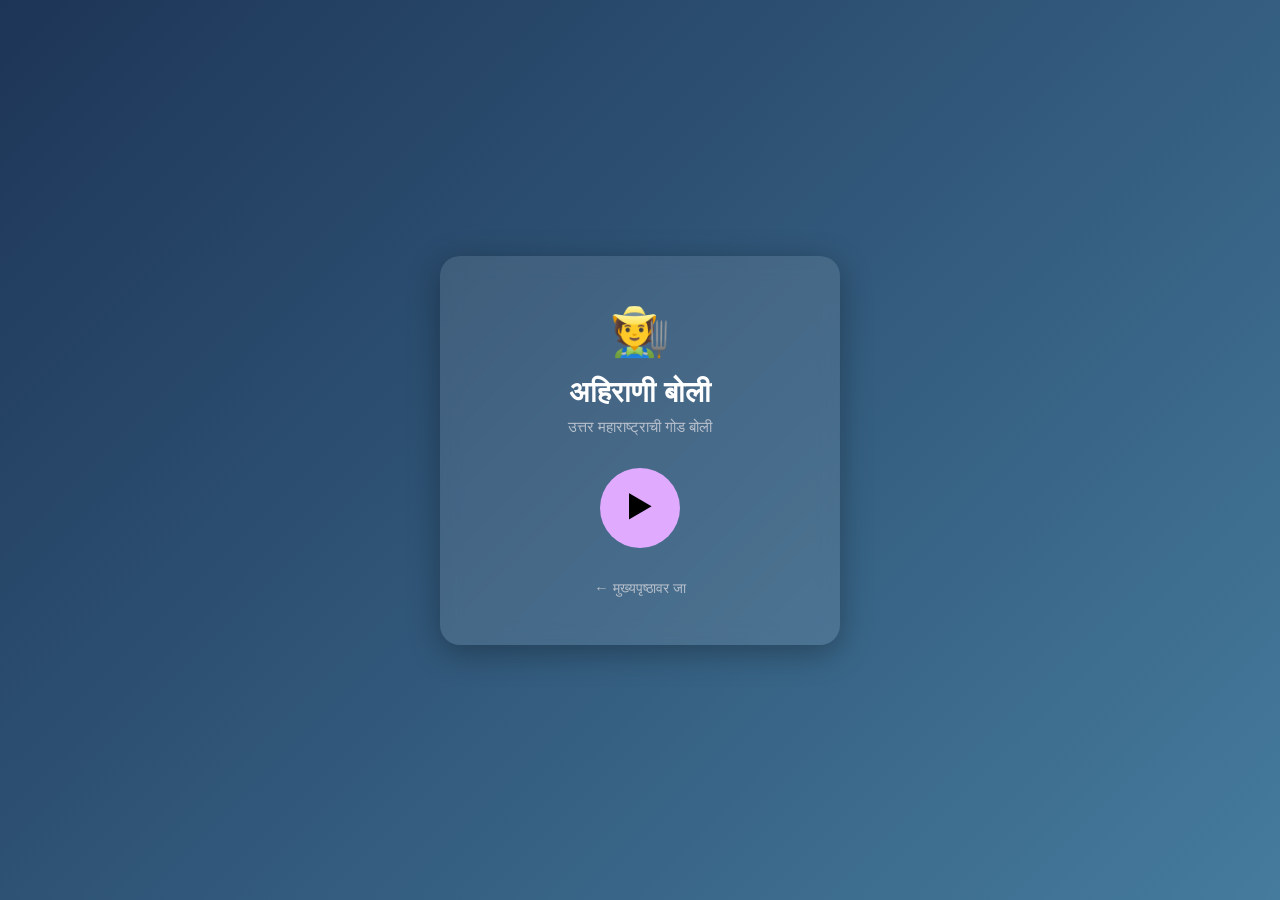
<file: play-ahirani.html>
<!DOCTYPE html>
<html lang="mr">
<head>
  <meta charset="UTF-8">
  <meta name="viewport" content="width=device-width, initial-scale=1.0">
  <title>अहिराणी बोली - ऑडिओ</title>
  <style>
    * { margin: 0; padding: 0; box-sizing: border-box; }
    body {
      font-family: 'Noto Sans Devanagari', sans-serif;
      background: linear-gradient(135deg, #1d3557, #457b9d);
      color: #fff;
      min-height: 100vh;
      display: flex;
      align-items: center;
      justify-content: center;
    }
    .player-card {
      background: rgba(255,255,255,0.1);
      backdrop-filter: blur(10px);
      border-radius: 20px;
      padding: 3rem 2rem;
      text-align: center;
      max-width: 400px;
      width: 90%;
      box-shadow: 0 8px 32px rgba(0,0,0,0.3);
    }
    .dialect-icon { font-size: 3rem; margin-bottom: 1rem; }
    .dialect-name { font-size: 1.8rem; font-weight: 700; margin-bottom: 0.5rem; }
    .dialect-desc { font-size: 0.95rem; color: #b8c0cc; margin-bottom: 2rem; }
    .play-btn {
      background: #e0aaff;
      border: none;
      border-radius: 50%;
      width: 80px; height: 80px;
      font-size: 2rem;
      cursor: pointer;
      transition: transform 0.2s, background 0.2s;
      display: inline-flex;
      align-items: center;
      justify-content: center;
    }
    .play-btn:hover { transform: scale(1.1); background: #c77dff; }
    .play-btn.playing { background: #ff6b6b; }
    audio { display: none; }
    .back-link {
      display: inline-block;
      margin-top: 2rem;
      color: #b8c0cc;
      text-decoration: none;
      font-size: 0.9rem;
    }
    .back-link:hover { color: #fff; }
  </style>
</head>
<body>
  <div class="player-card">
    <div class="dialect-icon">🧑‍🌾</div>
    <h1 class="dialect-name">अहिराणी बोली</h1>
    <p class="dialect-desc">उत्तर महाराष्ट्राची गोड बोली</p>
    <audio id="audio" src="audio/ahirani/AHIRANI.mp3"></audio>
    <button class="play-btn" id="playBtn" title="ऐका">▶</button>
    <br>
    <a class="back-link" href="index.html">← मुख्यपृष्ठावर जा</a>
  </div>
  <script>
    const audio = document.getElementById('audio');
    const btn = document.getElementById('playBtn');
    function togglePlay() {
      if (audio.paused) {
        audio.play();
        btn.textContent = '⏸';
        btn.classList.add('playing');
      } else {
        audio.pause();
        btn.textContent = '▶';
        btn.classList.remove('playing');
      }
    }
    btn.addEventListener('click', togglePlay);
    audio.addEventListener('ended', () => { btn.textContent = '▶'; btn.classList.remove('playing'); });
    window.addEventListener('load', () => { audio.play().then(() => { btn.textContent = '⏸'; btn.classList.add('playing'); }).catch(() => {}); });
  </script>
</body>
</html>
</file>
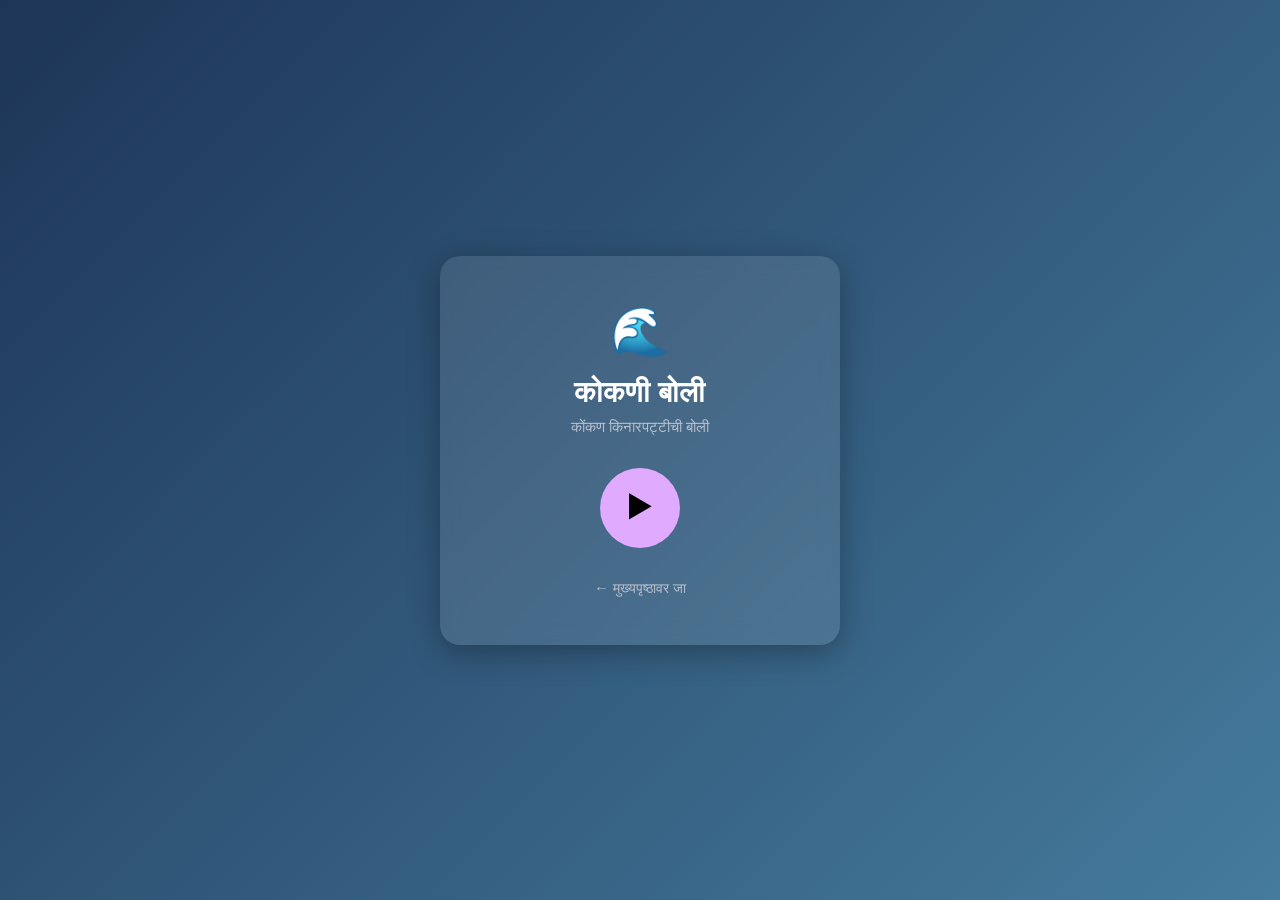
<file: play-kokani.html>
<!DOCTYPE html>
<html lang="mr">
<head>
  <meta charset="UTF-8">
  <meta name="viewport" content="width=device-width, initial-scale=1.0">
  <title>कोकणी बोली - ऑडिओ</title>
  <style>
    * { margin: 0; padding: 0; box-sizing: border-box; }
    body {
      font-family: 'Noto Sans Devanagari', sans-serif;
      background: linear-gradient(135deg, #1d3557, #457b9d);
      color: #fff;
      min-height: 100vh;
      display: flex;
      align-items: center;
      justify-content: center;
    }
    .player-card {
      background: rgba(255,255,255,0.1);
      backdrop-filter: blur(10px);
      border-radius: 20px;
      padding: 3rem 2rem;
      text-align: center;
      max-width: 400px;
      width: 90%;
      box-shadow: 0 8px 32px rgba(0,0,0,0.3);
    }
    .dialect-icon { font-size: 3rem; margin-bottom: 1rem; }
    .dialect-name { font-size: 1.8rem; font-weight: 700; margin-bottom: 0.5rem; }
    .dialect-desc { font-size: 0.95rem; color: #b8c0cc; margin-bottom: 2rem; }
    .play-btn {
      background: #e0aaff;
      border: none;
      border-radius: 50%;
      width: 80px; height: 80px;
      font-size: 2rem;
      cursor: pointer;
      transition: transform 0.2s, background 0.2s;
      display: inline-flex;
      align-items: center;
      justify-content: center;
    }
    .play-btn:hover { transform: scale(1.1); background: #c77dff; }
    .play-btn.playing { background: #ff6b6b; }
    audio { display: none; }
    .back-link {
      display: inline-block;
      margin-top: 2rem;
      color: #b8c0cc;
      text-decoration: none;
      font-size: 0.9rem;
    }
    .back-link:hover { color: #fff; }
  </style>
</head>
<body>
  <div class="player-card">
    <div class="dialect-icon">🌊</div>
    <h1 class="dialect-name">कोकणी बोली</h1>
    <p class="dialect-desc">कोंकण किनारपट्टीची बोली</p>
    <audio id="audio" src="audio/konkani/KOKNA.mp3"></audio>
    <button class="play-btn" id="playBtn" title="ऐका">▶</button>
    <br>
    <a class="back-link" href="index.html">← मुख्यपृष्ठावर जा</a>
  </div>
  <script>
    const audio = document.getElementById('audio');
    const btn = document.getElementById('playBtn');
    function togglePlay() {
      if (audio.paused) {
        audio.play();
        btn.textContent = '⏸';
        btn.classList.add('playing');
      } else {
        audio.pause();
        btn.textContent = '▶';
        btn.classList.remove('playing');
      }
    }
    btn.addEventListener('click', togglePlay);
    audio.addEventListener('ended', () => { btn.textContent = '▶'; btn.classList.remove('playing'); });
    window.addEventListener('load', () => { audio.play().then(() => { btn.textContent = '⏸'; btn.classList.add('playing'); }).catch(() => {}); });
  </script>
</body>
</html>
</file>
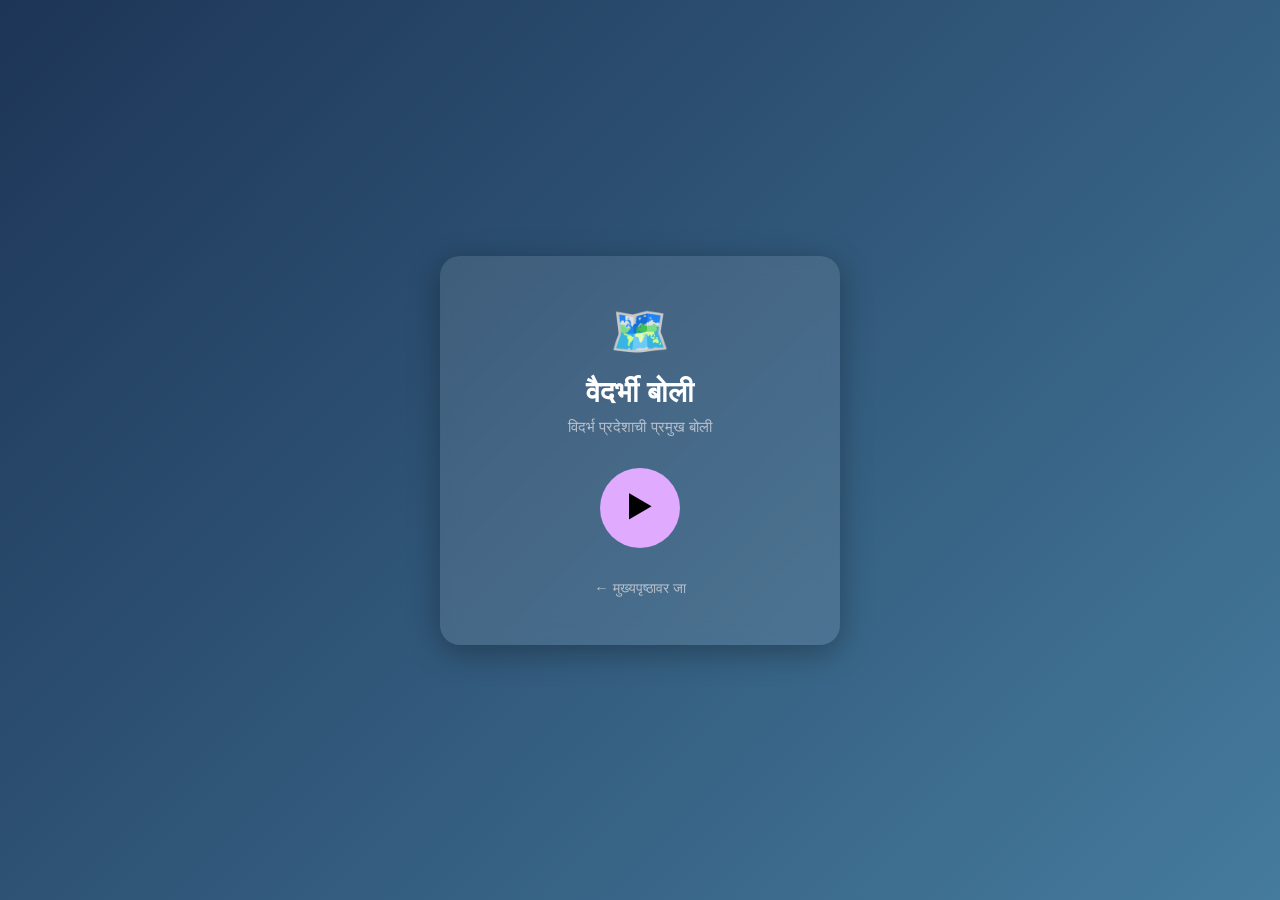
<file: play-vaidarbhi.html>
<!DOCTYPE html>
<html lang="mr">
<head>
  <meta charset="UTF-8">
  <meta name="viewport" content="width=device-width, initial-scale=1.0">
  <title>वैदर्भी बोली - ऑडिओ</title>
  <style>
    * { margin: 0; padding: 0; box-sizing: border-box; }
    body {
      font-family: 'Noto Sans Devanagari', sans-serif;
      background: linear-gradient(135deg, #1d3557, #457b9d);
      color: #fff;
      min-height: 100vh;
      display: flex;
      align-items: center;
      justify-content: center;
    }
    .player-card {
      background: rgba(255,255,255,0.1);
      backdrop-filter: blur(10px);
      border-radius: 20px;
      padding: 3rem 2rem;
      text-align: center;
      max-width: 400px;
      width: 90%;
      box-shadow: 0 8px 32px rgba(0,0,0,0.3);
    }
    .dialect-icon { font-size: 3rem; margin-bottom: 1rem; }
    .dialect-name { font-size: 1.8rem; font-weight: 700; margin-bottom: 0.5rem; }
    .dialect-desc { font-size: 0.95rem; color: #b8c0cc; margin-bottom: 2rem; }
    .play-btn {
      background: #e0aaff;
      border: none;
      border-radius: 50%;
      width: 80px; height: 80px;
      font-size: 2rem;
      cursor: pointer;
      transition: transform 0.2s, background 0.2s;
      display: inline-flex;
      align-items: center;
      justify-content: center;
    }
    .play-btn:hover { transform: scale(1.1); background: #c77dff; }
    .play-btn.playing { background: #ff6b6b; }
    audio { display: none; }
    .back-link {
      display: inline-block;
      margin-top: 2rem;
      color: #b8c0cc;
      text-decoration: none;
      font-size: 0.9rem;
    }
    .back-link:hover { color: #fff; }
  </style>
</head>
<body>
  <div class="player-card">
    <div class="dialect-icon">🗺️</div>
    <h1 class="dialect-name">वैदर्भी बोली</h1>
    <p class="dialect-desc">विदर्भ प्रदेशाची प्रमुख बोली</p>
    <audio id="audio" src="audio/vaidarbhi/VAIDARBHI.mp3"></audio>
    <button class="play-btn" id="playBtn" title="ऐका">▶</button>
    <br>
    <a class="back-link" href="index.html">← मुख्यपृष्ठावर जा</a>
  </div>
  <script>
    const audio = document.getElementById('audio');
    const btn = document.getElementById('playBtn');
    function togglePlay() {
      if (audio.paused) {
        audio.play();
        btn.textContent = '⏸';
        btn.classList.add('playing');
      } else {
        audio.pause();
        btn.textContent = '▶';
        btn.classList.remove('playing');
      }
    }
    btn.addEventListener('click', togglePlay);
    audio.addEventListener('ended', () => { btn.textContent = '▶'; btn.classList.remove('playing'); });
    window.addEventListener('load', () => { audio.play().then(() => { btn.textContent = '⏸'; btn.classList.add('playing'); }).catch(() => {}); });
  </script>
</body>
</html>
</file>
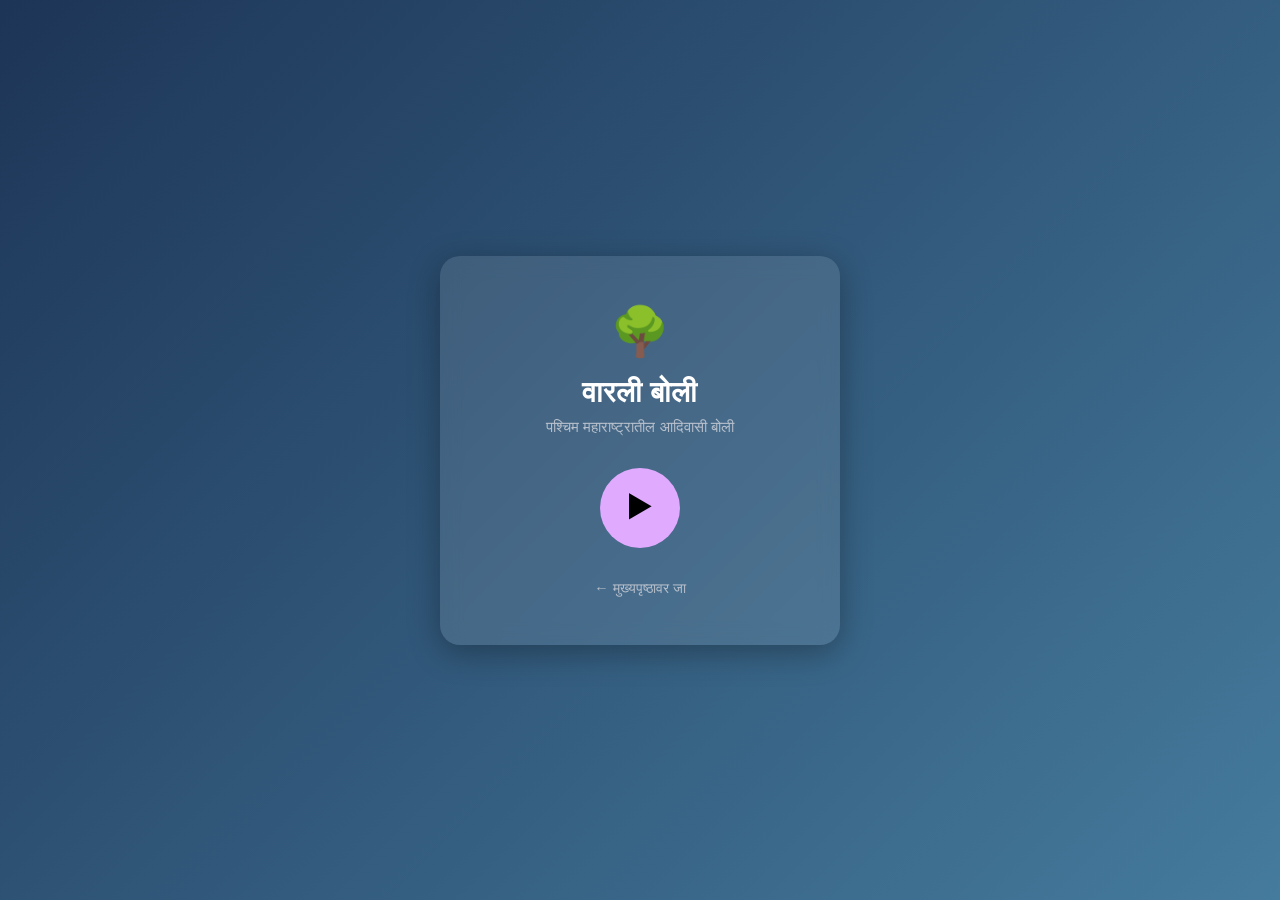
<file: play-warli.html>
<!DOCTYPE html>
<html lang="mr">
<head>
  <meta charset="UTF-8">
  <meta name="viewport" content="width=device-width, initial-scale=1.0">
  <title>वारली बोली - ऑडिओ</title>
  <style>
    * { margin: 0; padding: 0; box-sizing: border-box; }
    body {
      font-family: 'Noto Sans Devanagari', sans-serif;
      background: linear-gradient(135deg, #1d3557, #457b9d);
      color: #fff;
      min-height: 100vh;
      display: flex;
      align-items: center;
      justify-content: center;
    }
    .player-card {
      background: rgba(255,255,255,0.1);
      backdrop-filter: blur(10px);
      border-radius: 20px;
      padding: 3rem 2rem;
      text-align: center;
      max-width: 400px;
      width: 90%;
      box-shadow: 0 8px 32px rgba(0,0,0,0.3);
    }
    .dialect-icon { font-size: 3rem; margin-bottom: 1rem; }
    .dialect-name { font-size: 1.8rem; font-weight: 700; margin-bottom: 0.5rem; }
    .dialect-desc { font-size: 0.95rem; color: #b8c0cc; margin-bottom: 2rem; }
    .play-btn {
      background: #e0aaff;
      border: none;
      border-radius: 50%;
      width: 80px; height: 80px;
      font-size: 2rem;
      cursor: pointer;
      transition: transform 0.2s, background 0.2s;
      display: inline-flex;
      align-items: center;
      justify-content: center;
    }
    .play-btn:hover { transform: scale(1.1); background: #c77dff; }
    .play-btn.playing { background: #ff6b6b; }
    audio { display: none; }
    .back-link {
      display: inline-block;
      margin-top: 2rem;
      color: #b8c0cc;
      text-decoration: none;
      font-size: 0.9rem;
    }
    .back-link:hover { color: #fff; }
  </style>
</head>
<body>
  <div class="player-card">
    <div class="dialect-icon">🌳</div>
    <h1 class="dialect-name">वारली बोली</h1>
    <p class="dialect-desc">पश्चिम महाराष्ट्रातील आदिवासी बोली</p>
    <audio id="audio" src="audio/warli/VARLI.mp3"></audio>
    <button class="play-btn" id="playBtn" title="ऐका">▶</button>
    <br>
    <a class="back-link" href="index.html">← मुख्यपृष्ठावर जा</a>
  </div>
  <script>
    const audio = document.getElementById('audio');
    const btn = document.getElementById('playBtn');
    function togglePlay() {
      if (audio.paused) {
        audio.play();
        btn.textContent = '⏸';
        btn.classList.add('playing');
      } else {
        audio.pause();
        btn.textContent = '▶';
        btn.classList.remove('playing');
      }
    }
    btn.addEventListener('click', togglePlay);
    audio.addEventListener('ended', () => { btn.textContent = '▶'; btn.classList.remove('playing'); });
    window.addEventListener('load', () => { audio.play().then(() => { btn.textContent = '⏸'; btn.classList.add('playing'); }).catch(() => {}); });
  </script>
</body>
</html>
</file>
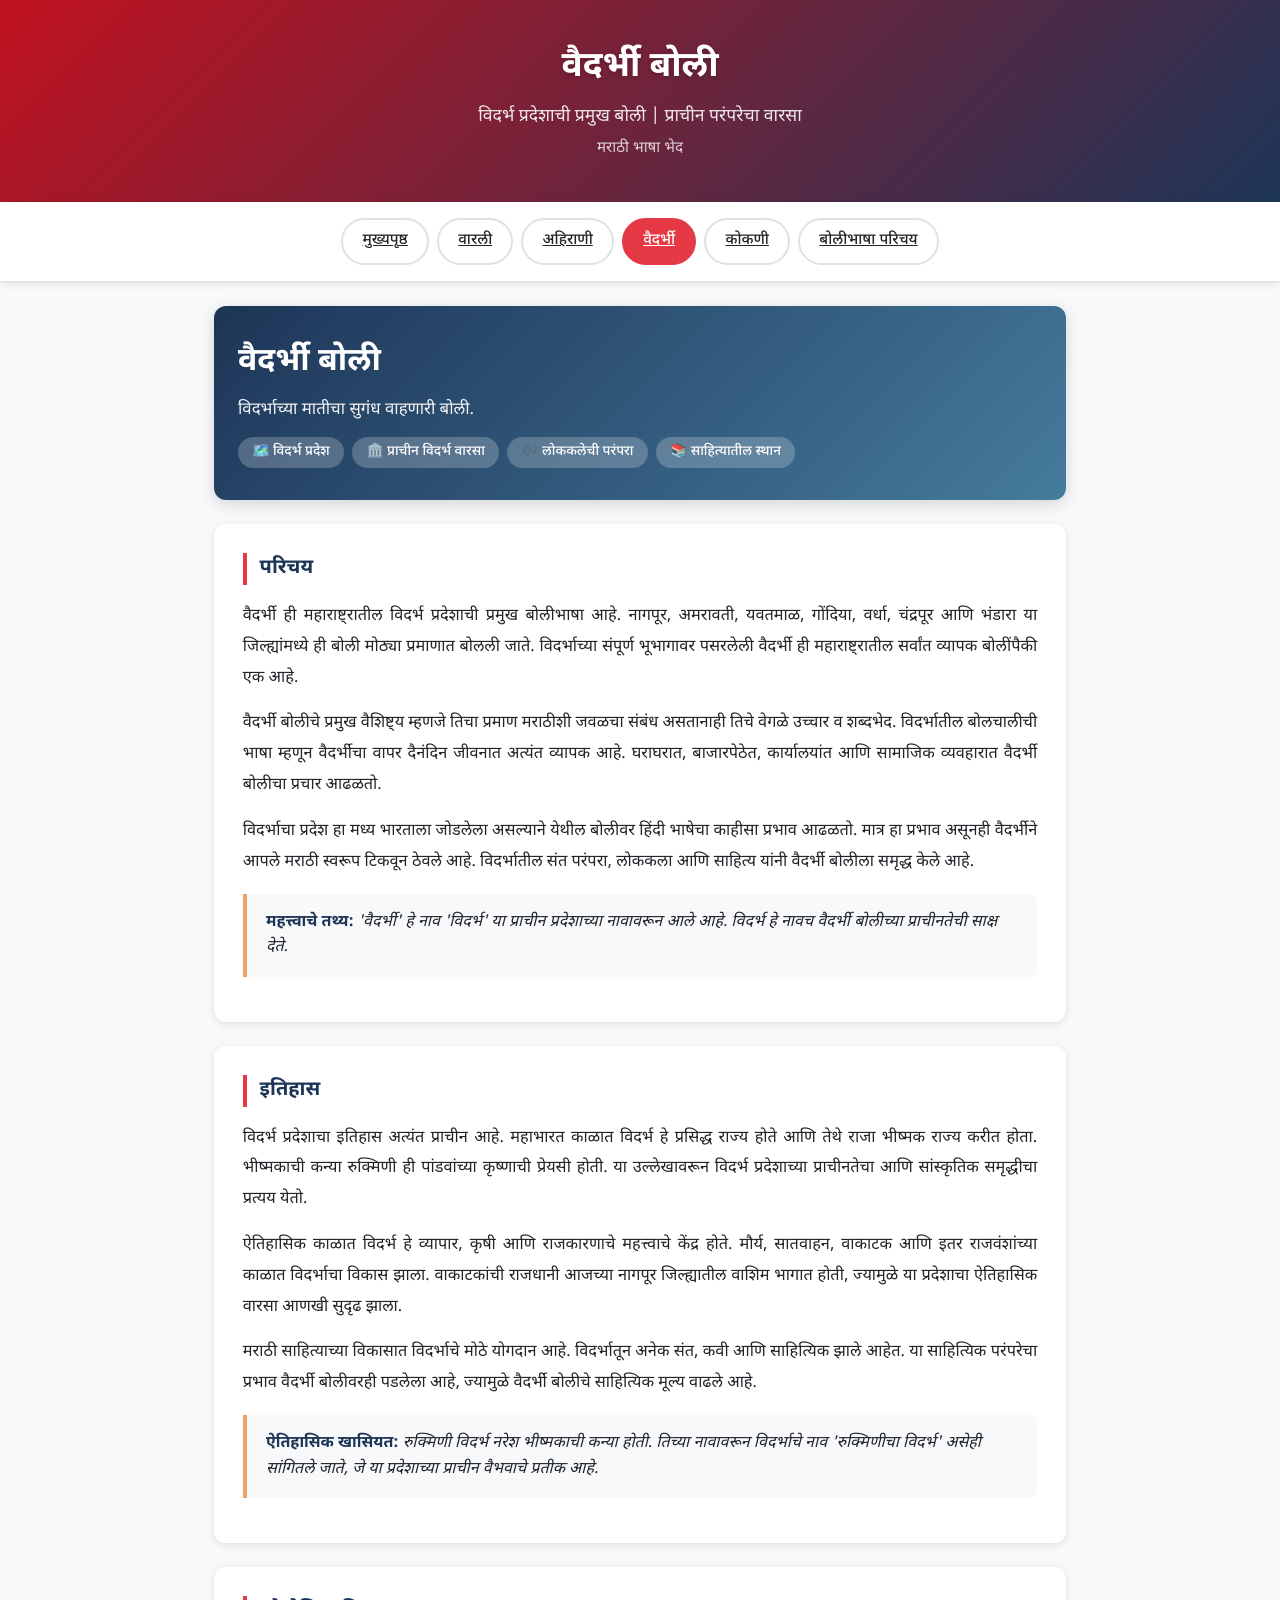
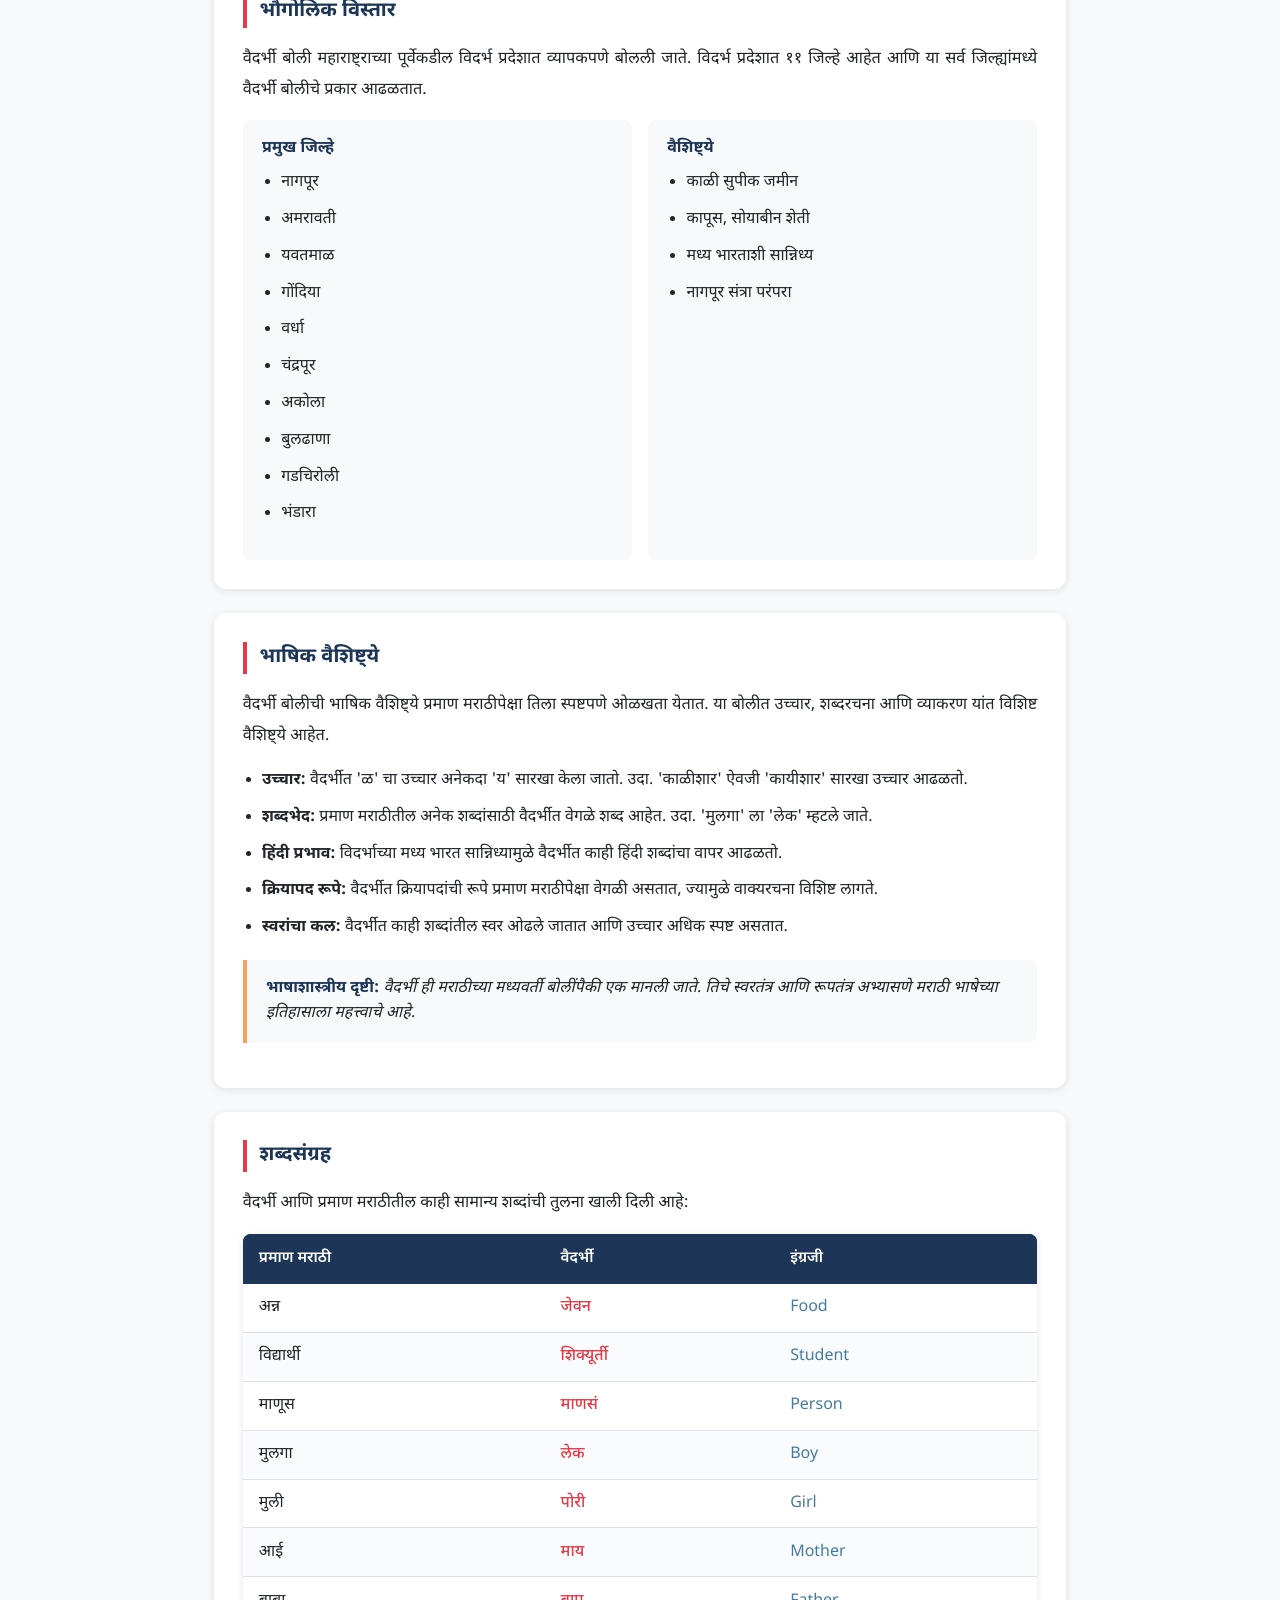
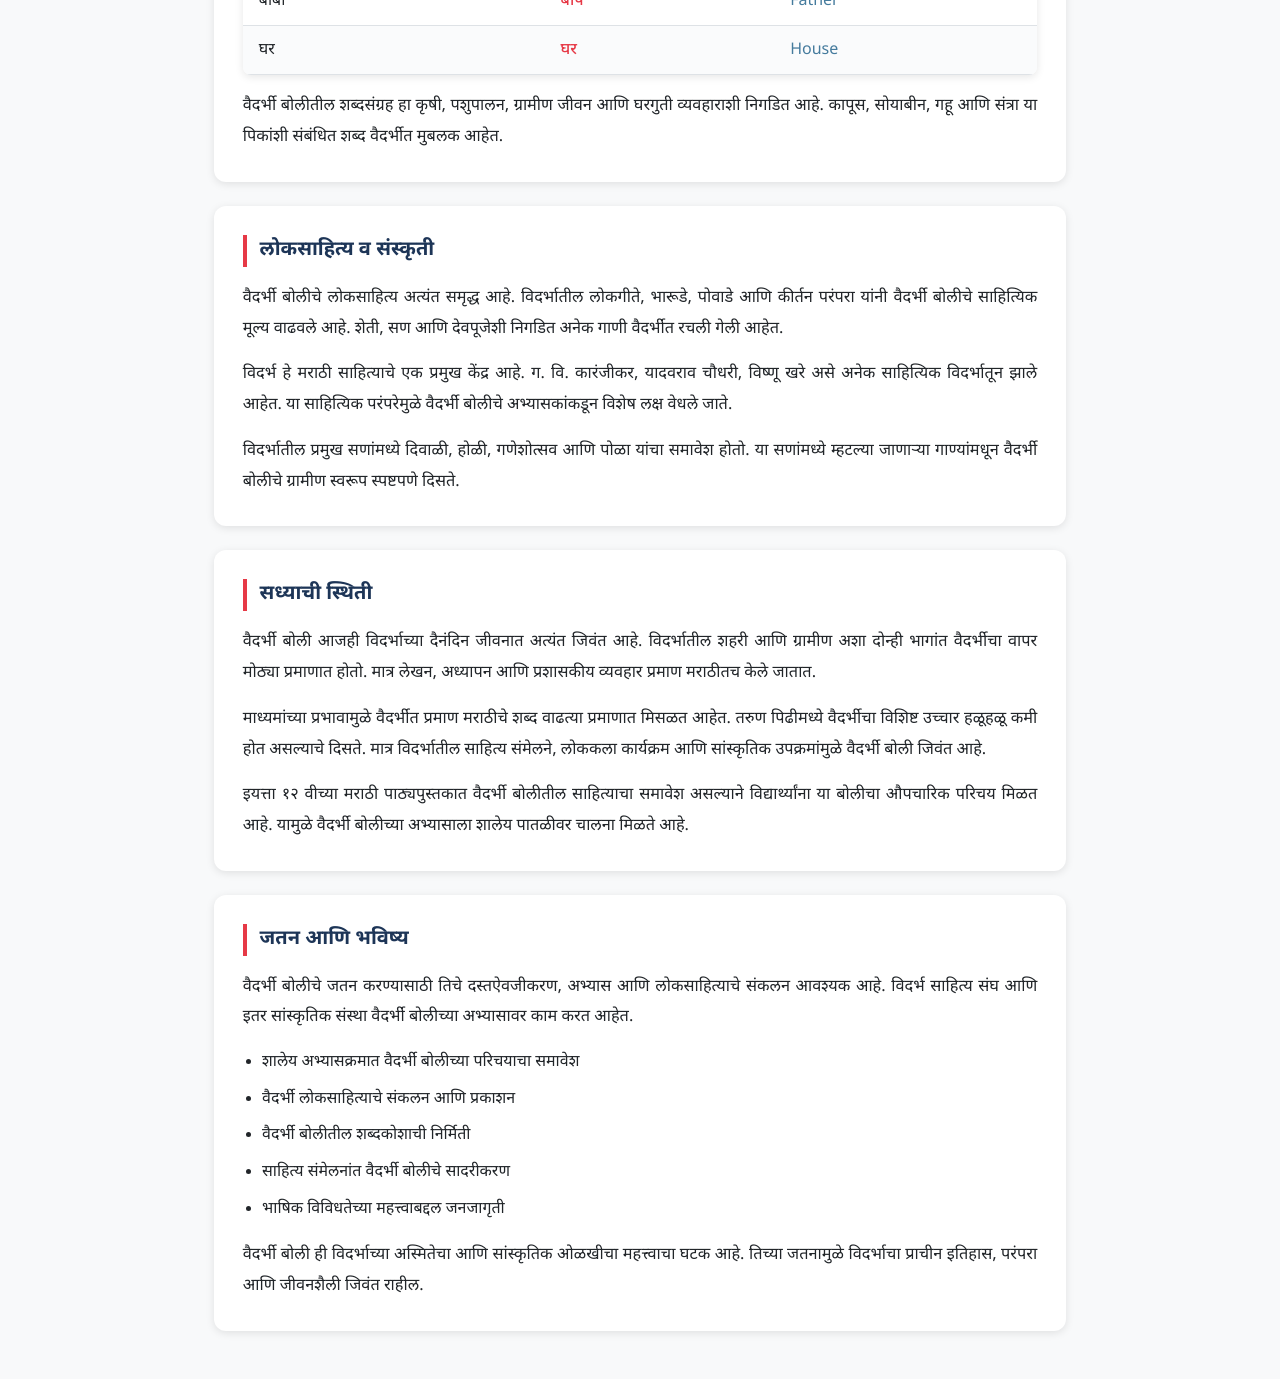
<file: vaidarbhi.html>
<!DOCTYPE html>
<html lang="mr">
<head>
  <meta charset="UTF-8">
  <meta name="viewport" content="width=device-width, initial-scale=1.0">
  <title>वैदर्भी बोली - मराठी भाषा भेद</title>
  <link rel="stylesheet" href="css/styles.css">
  <link rel="preconnect" href="https://fonts.googleapis.com">
  <link rel="preconnect" href="https://fonts.gstatic.com" crossorigin>
  <link href="https://fonts.googleapis.com/css2?family=Noto+Sans+Devanagari:wght@300;400;500;600;700&display=block" rel="stylesheet">
</head>
<body>
  <header class="header">
    <div class="header-content">
      <h1>वैदर्भी बोली</h1>
      <p class="subtitle">विदर्भ प्रदेशाची प्रमुख बोली | प्राचीन परंपरेचा वारसा</p>
      <p class="grade">मराठी भाषा भेद</p>
    </div>
  </header>

  <nav class="nav">
    <a class="nav-btn" href="index.html">मुख्यपृष्ठ</a>
    <a class="nav-btn" href="varli.html">वारली</a>
    <a class="nav-btn" href="ahirani.html">अहिराणी</a>
    <a class="nav-btn active" href="vaidarbhi.html">वैदर्भी</a>
    <a class="nav-btn" href="konkani.html">कोकणी</a>
    <a class="nav-btn" href="index.html#boli">बोलीभाषा परिचय</a>
  </nav>

  <main class="main boli-page">
    <section class="boli-hero vaidarbhi">
      <div style="display:flex; align-items:center; gap:1rem;">
        <h2>वैदर्भी बोली</h2>
        <button class="boli-audio-btn playing" onclick="toggleBoliAudio('vaidarbhi')" title="वैदर्भी बोली ऐका">🔊</button>
      </div>
      <audio id="audio-vaidarbhi" src="audio/boli_intro/vaidarbhi.mp3"></audio>
      <p class="boli-tagline">विदर्भाच्या मातीचा सुगंध वाहणारी बोली.</p>
      <div class="boli-chips">
        <span class="boli-chip">🗺️ विदर्भ प्रदेश</span>
        <span class="boli-chip">🏛️ प्राचीन विदर्भ वारसा</span>
        <span class="boli-chip">🎶 लोककलेची परंपरा</span>
        <span class="boli-chip">📚 साहित्यातील स्थान</span>
      </div>
    </section>

    <nav class="boli-nav">
      <a href="#parichay">परिचय</a>
      <a href="#ithihas">इतिहास</a>
      <a href="#vistar">भौगोलिक विस्तार</a>
      <a href="#vaishistye">भाषिक वैशिष्ट्ये</a>
      <a href="#shabd">शब्दसंग्रह</a>
      <a href="#sahity">लोकसाहित्य व संस्कृती</a>
      <a href="#sthiti">सध्याची स्थिती</a>
      <a href="#jatan">जतन आणि भविष्य</a>
    </nav>

    <article id="parichay" class="boli-content-card">
      <h3>परिचय</h3>
      <p>वैदर्भी ही महाराष्ट्रातील विदर्भ प्रदेशाची प्रमुख बोलीभाषा आहे. नागपूर, अमरावती, यवतमाळ, गोंदिया, वर्धा, चंद्रपूर आणि भंडारा या जिल्ह्यांमध्ये ही बोली मोठ्या प्रमाणात बोलली जाते. विदर्भाच्या संपूर्ण भूभागावर पसरलेली वैदर्भी ही महाराष्ट्रातील सर्वांत व्यापक बोलींपैकी एक आहे.</p>
      <p>वैदर्भी बोलीचे प्रमुख वैशिष्ट्य म्हणजे तिचा प्रमाण मराठीशी जवळचा संबंध असतानाही तिचे वेगळे उच्चार व शब्दभेद. विदर्भातील बोलचालीची भाषा म्हणून वैदर्भीचा वापर दैनंदिन जीवनात अत्यंत व्यापक आहे. घराघरात, बाजारपेठेत, कार्यालयांत आणि सामाजिक व्यवहारात वैदर्भी बोलीचा प्रचार आढळतो.</p>
      <p>विदर्भाचा प्रदेश हा मध्य भारताला जोडलेला असल्याने येथील बोलीवर हिंदी भाषेचा काहीसा प्रभाव आढळतो. मात्र हा प्रभाव असूनही वैदर्भीने आपले मराठी स्वरूप टिकवून ठेवले आहे. विदर्भातील संत परंपरा, लोककला आणि साहित्य यांनी वैदर्भी बोलीला समृद्ध केले आहे.</p>
      <div class="boli-fact">
        <strong>महत्त्वाचे तथ्य:</strong> 'वैदर्भी' हे नाव 'विदर्भ' या प्राचीन प्रदेशाच्या नावावरून आले आहे. विदर्भ हे नावच वैदर्भी बोलीच्या प्राचीनतेची साक्ष देते.
      </div>
    </article>

    <article id="ithihas" class="boli-content-card">
      <h3>इतिहास</h3>
      <p>विदर्भ प्रदेशाचा इतिहास अत्यंत प्राचीन आहे. महाभारत काळात विदर्भ हे प्रसिद्ध राज्य होते आणि तेथे राजा भीष्मक राज्य करीत होता. भीष्मकाची कन्या रुक्मिणी ही पांडवांच्या कृष्णाची प्रेयसी होती. या उल्लेखावरून विदर्भ प्रदेशाच्या प्राचीनतेचा आणि सांस्कृतिक समृद्धीचा प्रत्यय येतो.</p>
      <p>ऐतिहासिक काळात विदर्भ हे व्यापार, कृषी आणि राजकारणाचे महत्त्वाचे केंद्र होते. मौर्य, सातवाहन, वाकाटक आणि इतर राजवंशांच्या काळात विदर्भाचा विकास झाला. वाकाटकांची राजधानी आजच्या नागपूर जिल्ह्यातील वाशिम भागात होती, ज्यामुळे या प्रदेशाचा ऐतिहासिक वारसा आणखी सुदृढ झाला.</p>
      <p>मराठी साहित्याच्या विकासात विदर्भाचे मोठे योगदान आहे. विदर्भातून अनेक संत, कवी आणि साहित्यिक झाले आहेत. या साहित्यिक परंपरेचा प्रभाव वैदर्भी बोलीवरही पडलेला आहे, ज्यामुळे वैदर्भी बोलीचे साहित्यिक मूल्य वाढले आहे.</p>
      <div class="boli-fact">
        <strong>ऐतिहासिक खासियत:</strong> रुक्मिणी विदर्भ नरेश भीष्मकाची कन्या होती. तिच्या नावावरून विदर्भाचे नाव 'रुक्मिणीचा विदर्भ' असेही सांगितले जाते, जे या प्रदेशाच्या प्राचीन वैभवाचे प्रतीक आहे.
      </div>
    </article>

    <article id="vistar" class="boli-content-card">
      <h3>भौगोलिक विस्तार</h3>
      <p>वैदर्भी बोली महाराष्ट्राच्या पूर्वेकडील विदर्भ प्रदेशात व्यापकपणे बोलली जाते. विदर्भ प्रदेशात ११ जिल्हे आहेत आणि या सर्व जिल्ह्यांमध्ये वैदर्भी बोलीचे प्रकार आढळतात.</p>
      <div class="boli-grid-2">
        <div class="boli-mini-card">
          <h4>प्रमुख जिल्हे</h4>
          <ul class="boli-list">
            <li>नागपूर</li>
            <li>अमरावती</li>
            <li>यवतमाळ</li>
            <li>गोंदिया</li>
            <li>वर्धा</li>
            <li>चंद्रपूर</li>
             <li>अकोला</li>
             <li>बुलढाणा</li>
             <li>गडचिरोली</li>
            <li>भंडारा</li>
          </ul>
        </div>
        <div class="boli-mini-card">
          <h4>वैशिष्ट्ये</h4>
          <ul class="boli-list">
            <li>काळी सुपीक जमीन</li>
            <li>कापूस, सोयाबीन शेती</li>
            <li>मध्य भारताशी सान्निध्य</li>
            <li>नागपूर संत्रा परंपरा</li>
          </ul>
        </div>
      </div>
         </article>

    <article id="vaishistye" class="boli-content-card">
      <h3>भाषिक वैशिष्ट्ये</h3>
      <p>वैदर्भी बोलीची भाषिक वैशिष्ट्ये प्रमाण मराठीपेक्षा तिला स्पष्टपणे ओळखता येतात. या बोलीत उच्चार, शब्दरचना आणि व्याकरण यांत विशिष्ट वैशिष्ट्ये आहेत.</p>
      <ul class="boli-list">
        <li><strong>उच्चार:</strong> वैदर्भीत 'ळ' चा उच्चार अनेकदा 'य' सारखा केला जातो. उदा. 'काळीशार' ऐवजी 'कायीशार' सारखा उच्चार आढळतो.</li>
        <li><strong>शब्दभेद:</strong> प्रमाण मराठीतील अनेक शब्दांसाठी वैदर्भीत वेगळे शब्द आहेत. उदा. 'मुलगा' ला 'लेक' म्हटले जाते.</li>
        <li><strong>हिंदी प्रभाव:</strong> विदर्भाच्या मध्य भारत सान्निध्यामुळे वैदर्भीत काही हिंदी शब्दांचा वापर आढळतो.</li>
        <li><strong>क्रियापद रूपे:</strong> वैदर्भीत क्रियापदांची रूपे प्रमाण मराठीपेक्षा वेगळी असतात, ज्यामुळे वाक्यरचना विशिष्ट लागते.</li>
        <li><strong>स्वरांचा कल:</strong> वैदर्भीत काही शब्दांतील स्वर ओढले जातात आणि उच्चार अधिक स्पष्ट असतात.</li>
      </ul>
      <div class="boli-fact">
        <strong>भाषाशास्त्रीय दृष्टी:</strong> वैदर्भी ही मराठीच्या मध्यवर्ती बोलींपैकी एक मानली जाते. तिचे स्वरतंत्र आणि रूपतंत्र अभ्यासणे मराठी भाषेच्या इतिहासाला महत्त्वाचे आहे.
      </div>
    </article>

    <article id="shabd" class="boli-content-card">
      <h3>शब्दसंग्रह</h3>
      <p>वैदर्भी आणि प्रमाण मराठीतील काही सामान्य शब्दांची तुलना खाली दिली आहे:</p>
      <table class="boli-vocab">
        <thead>
          <tr>
            <th>प्रमाण मराठी</th>
            <th>वैदर्भी</th>
            <th>इंग्रजी</th>
          </tr>
        </thead>
        <tbody>
          <tr><td>अन्न</td><td>जेवन</td><td>Food</td></tr>
          <tr><td>विद्यार्थी</td><td>शिक्यूर्ती</td><td>Student</td></tr>
          <tr><td>माणूस</td><td>माणसं</td><td>Person</td></tr>
          <tr><td>मुलगा</td><td>लेक</td><td>Boy</td></tr>
          <tr><td>मुली</td><td>पोरी</td><td>Girl</td></tr>
          <tr><td>आई</td><td>माय</td><td>Mother</td></tr>
          <tr><td>बाबा</td><td>बाप</td><td>Father</td></tr>
          <tr><td>घर</td><td>घर</td><td>House</td></tr>
        </tbody>
      </table>
      <p style="margin-top: 1rem;">वैदर्भी बोलीतील शब्दसंग्रह हा कृषी, पशुपालन, ग्रामीण जीवन आणि घरगुती व्यवहाराशी निगडित आहे. कापूस, सोयाबीन, गहू आणि संत्रा या पिकांशी संबंधित शब्द वैदर्भीत मुबलक आहेत.</p>
    </article>

    <article id="sahity" class="boli-content-card">
      <h3>लोकसाहित्य व संस्कृती</h3>
      <p>वैदर्भी बोलीचे लोकसाहित्य अत्यंत समृद्ध आहे. विदर्भातील लोकगीते, भारूडे, पोवाडे आणि कीर्तन परंपरा यांनी वैदर्भी बोलीचे साहित्यिक मूल्य वाढवले आहे. शेती, सण आणि देवपूजेशी निगडित अनेक गाणी वैदर्भीत रचली गेली आहेत.</p>
      <p>विदर्भ हे मराठी साहित्याचे एक प्रमुख केंद्र आहे. ग. वि. कारंजीकर, यादवराव चौधरी, विष्णू खरे असे अनेक साहित्यिक विदर्भातून झाले आहेत. या साहित्यिक परंपरेमुळे वैदर्भी बोलीचे अभ्यासकांकडून विशेष लक्ष वेधले जाते.</p>
      <p>विदर्भातील प्रमुख सणांमध्ये दिवाळी, होळी, गणेशोत्सव आणि पोळा यांचा समावेश होतो. या सणांमध्ये म्हटल्या जाणाऱ्या गाण्यांमधून वैदर्भी बोलीचे ग्रामीण स्वरूप स्पष्टपणे दिसते.</p>
      
    </article>

    <article id="sthiti" class="boli-content-card">
      <h3>सध्याची स्थिती</h3>
      <p>वैदर्भी बोली आजही विदर्भाच्या दैनंदिन जीवनात अत्यंत जिवंत आहे. विदर्भातील शहरी आणि ग्रामीण अशा दोन्ही भागांत वैदर्भीचा वापर मोठ्या प्रमाणात होतो. मात्र लेखन, अध्यापन आणि प्रशासकीय व्यवहार प्रमाण मराठीतच केले जातात.</p>
      <p>माध्यमांच्या प्रभावामुळे वैदर्भीत प्रमाण मराठीचे शब्द वाढत्या प्रमाणात मिसळत आहेत. तरुण पिढीमध्ये वैदर्भीचा विशिष्ट उच्चार हळूहळू कमी होत असल्याचे दिसते. मात्र विदर्भातील साहित्य संमेलने, लोककला कार्यक्रम आणि सांस्कृतिक उपक्रमांमुळे वैदर्भी बोली जिवंत आहे.</p>
      <p>इयत्ता १२ वीच्या मराठी पाठ्यपुस्तकात वैदर्भी बोलीतील साहित्याचा समावेश असल्याने विद्यार्थ्यांना या बोलीचा औपचारिक परिचय मिळत आहे. यामुळे वैदर्भी बोलीच्या अभ्यासाला शालेय पातळीवर चालना मिळते आहे.</p>
    </article>

    <article id="jatan" class="boli-content-card">
      <h3>जतन आणि भविष्य</h3>
      <p>वैदर्भी बोलीचे जतन करण्यासाठी तिचे दस्तऐवजीकरण, अभ्यास आणि लोकसाहित्याचे संकलन आवश्यक आहे. विदर्भ साहित्य संघ आणि इतर सांस्कृतिक संस्था वैदर्भी बोलीच्या अभ्यासावर काम करत आहेत.</p>
      <ul class="boli-list">
        <li>शालेय अभ्यासक्रमात वैदर्भी बोलीच्या परिचयाचा समावेश</li>
        <li>वैदर्भी लोकसाहित्याचे संकलन आणि प्रकाशन</li>
        <li>वैदर्भी बोलीतील शब्दकोशाची निर्मिती</li>
        <li>साहित्य संमेलनांत वैदर्भी बोलीचे सादरीकरण</li>
        <li>भाषिक विविधतेच्या महत्त्वाबद्दल जनजागृती</li>
      </ul>
      <p>वैदर्भी बोली ही विदर्भाच्या अस्मितेचा आणि सांस्कृतिक ओळखीचा महत्त्वाचा घटक आहे. तिच्या जतनामुळे विदर्भाचा प्राचीन इतिहास, परंपरा आणि जीवनशैली जिवंत राहील.</p>
    </article>
  </main>
  <script>
    function toggleBoliAudio(dialect) {
      const audio = document.getElementById('audio-' + dialect);
      const btn = document.querySelector('.boli-audio-btn');
      if (!audio) return;
      if (audio.paused) {
        audio.play();
        btn.classList.add('playing');
      } else {
        audio.pause();
        btn.classList.remove('playing');
      }
    }
    document.addEventListener('DOMContentLoaded', () => {
      const audio = document.querySelector('audio');
      const btn = document.querySelector('.boli-audio-btn');
      if (audio && btn) {
        audio.addEventListener('ended', () => btn.classList.remove('playing'));
      }
    });
  </script>
</body>
</html>
</file>
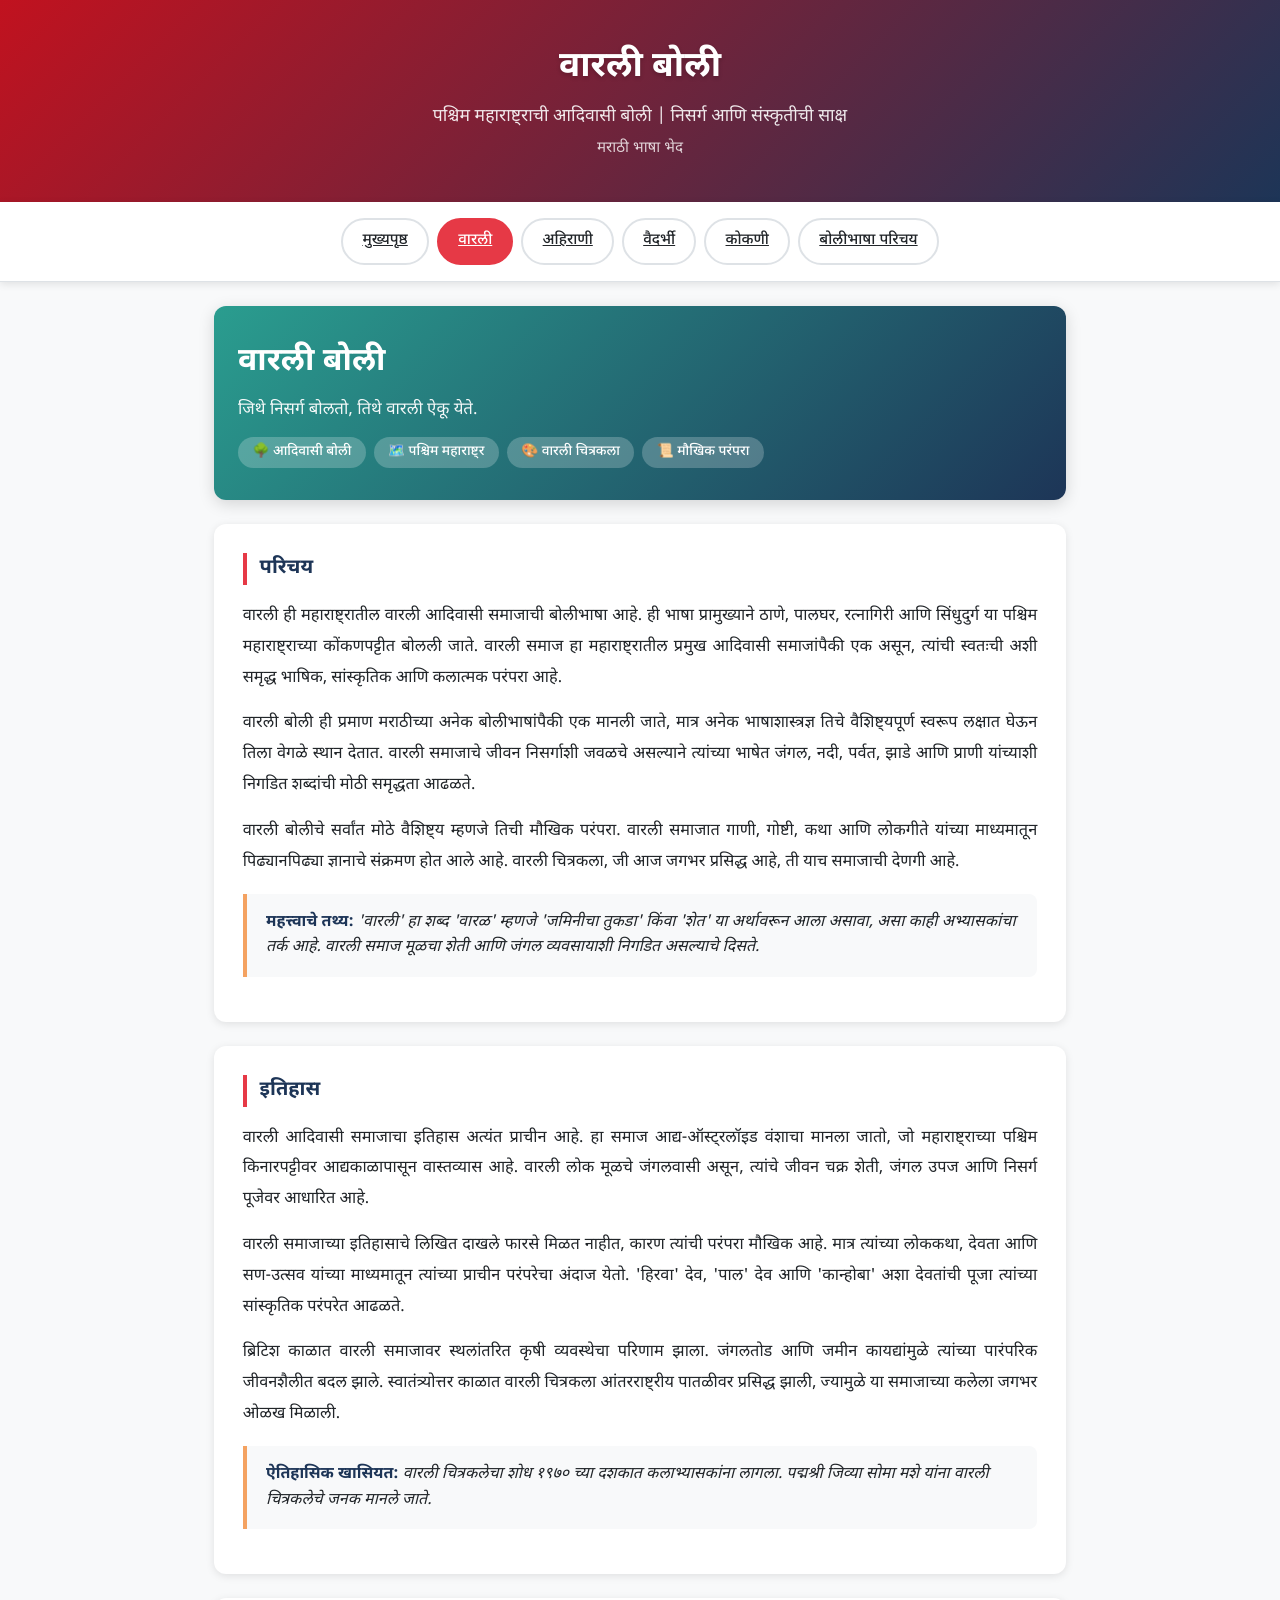
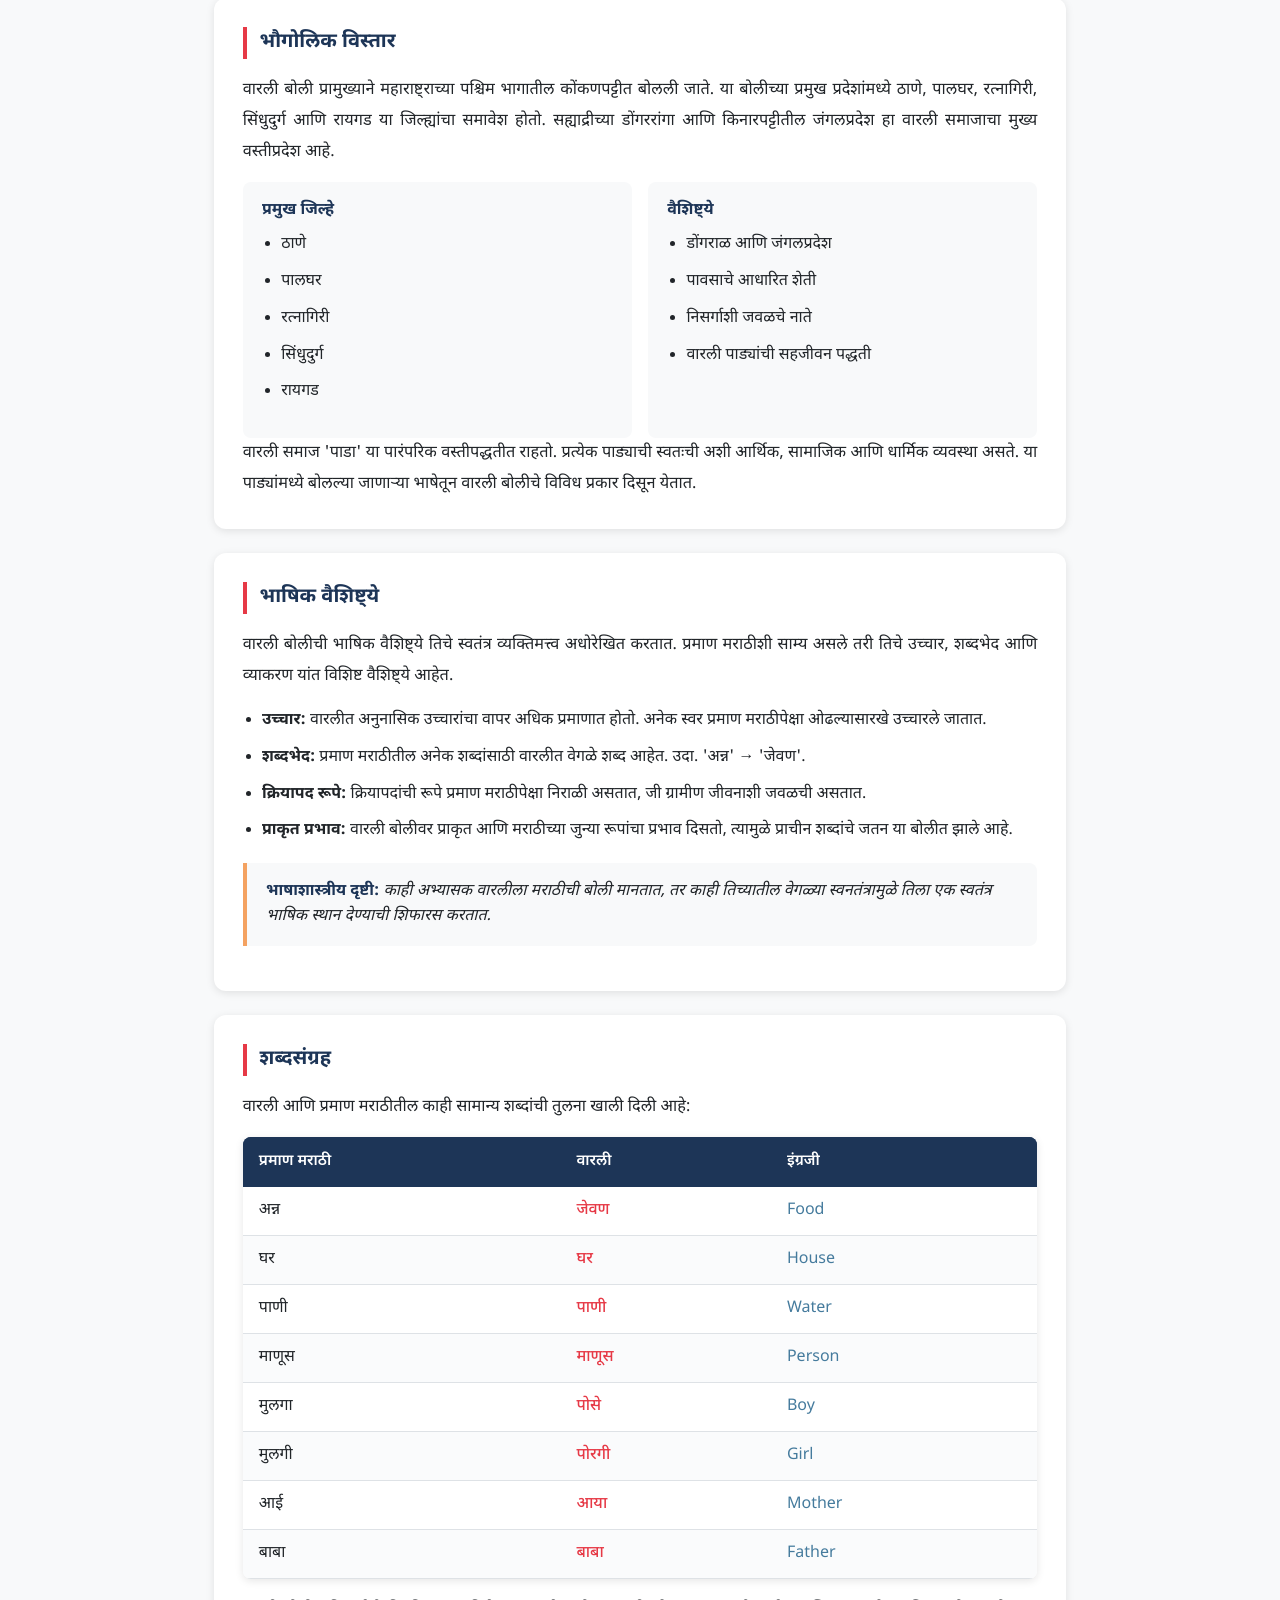
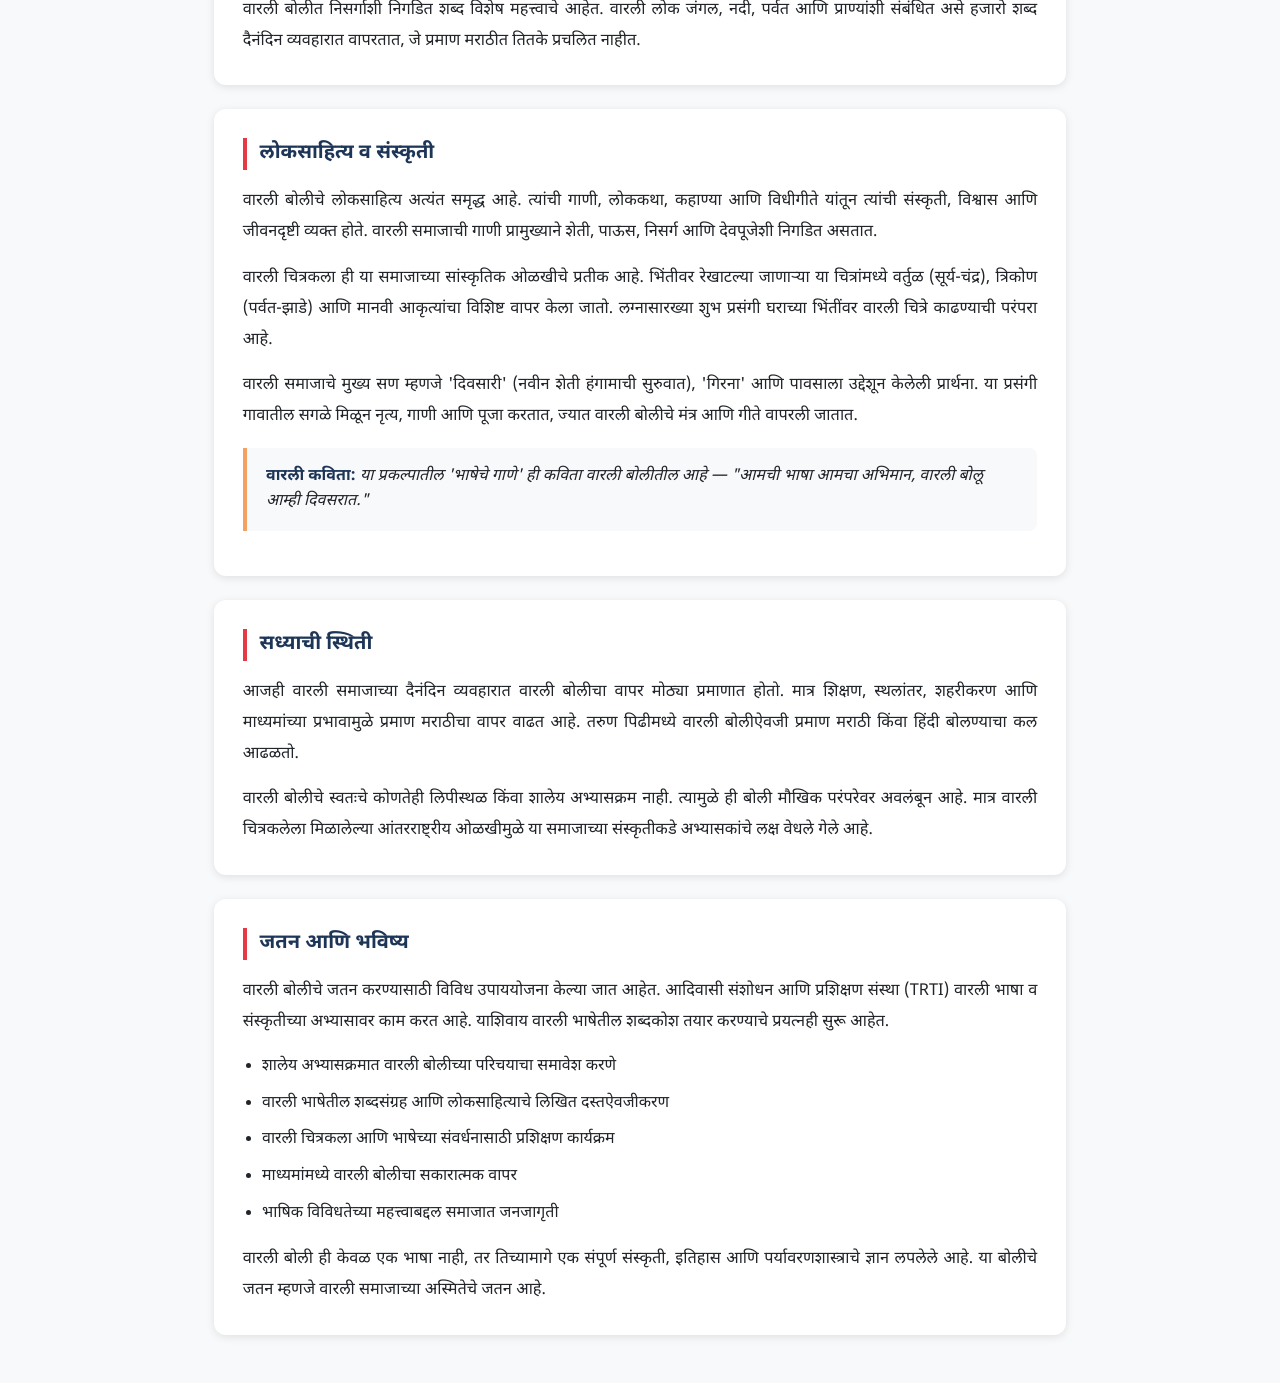
<file: varli.html>
<!DOCTYPE html>
<html lang="mr">
<head>
  <meta charset="UTF-8">
  <meta name="viewport" content="width=device-width, initial-scale=1.0">
  <title>वारली बोली - मराठी भाषा भेद</title>
  <link rel="stylesheet" href="css/styles.css">
  <link rel="preconnect" href="https://fonts.googleapis.com">
  <link rel="preconnect" href="https://fonts.gstatic.com" crossorigin>
  <link href="https://fonts.googleapis.com/css2?family=Noto+Sans+Devanagari:wght@300;400;500;600;700&display=block" rel="stylesheet">
</head>
<body>
  <header class="header">
    <div class="header-content">
      <h1>वारली बोली</h1>
      <p class="subtitle">पश्चिम महाराष्ट्राची आदिवासी बोली | निसर्ग आणि संस्कृतीची साक्ष</p>
      <p class="grade">मराठी भाषा भेद</p>
    </div>
  </header>

  <nav class="nav">
    <a class="nav-btn" href="index.html">मुख्यपृष्ठ</a>
    <a class="nav-btn active" href="varli.html">वारली</a>
    <a class="nav-btn" href="ahirani.html">अहिराणी</a>
    <a class="nav-btn" href="vaidarbhi.html">वैदर्भी</a>
    <a class="nav-btn" href="konkani.html">कोकणी</a>
    <a class="nav-btn" href="index.html#boli">बोलीभाषा परिचय</a>
  </nav>

  <main class="main boli-page">
    <section class="boli-hero varli">
      <div style="display:flex; align-items:center; gap:1rem;">
        <h2>वारली बोली</h2>
        <button class="boli-audio-btn playing" onclick="toggleBoliAudio('varli')" title="वारली बोली ऐका">🔊</button>
      </div>
      <audio id="audio-varli" src="audio/boli_intro/varli.mp3"></audio>
      <p class="boli-tagline">जिथे निसर्ग बोलतो, तिथे वारली ऐकू येते.</p>
      <div class="boli-chips">
        <span class="boli-chip">🌳 आदिवासी बोली</span>
        <span class="boli-chip">🗺️ पश्चिम महाराष्ट्र</span>
        <span class="boli-chip">🎨 वारली चित्रकला</span>
        <span class="boli-chip">📜 मौखिक परंपरा</span>
      </div>
    </section>

    <nav class="boli-nav">
      <a href="#parichay">परिचय</a>
      <a href="#ithihas">इतिहास</a>
      <a href="#vistar">भौगोलिक विस्तार</a>
      <a href="#vaishistye">भाषिक वैशिष्ट्ये</a>
      <a href="#shabd">शब्दसंग्रह</a>
      <a href="#sahity">लोकसाहित्य व संस्कृती</a>
      <a href="#sthiti">सध्याची स्थिती</a>
      <a href="#jatan">जतन आणि भविष्य</a>
    </nav>

    <article id="parichay" class="boli-content-card">
      <h3>परिचय</h3>
      <p>वारली ही महाराष्ट्रातील वारली आदिवासी समाजाची बोलीभाषा आहे. ही भाषा प्रामुख्याने ठाणे, पालघर, रत्नागिरी आणि सिंधुदुर्ग या पश्चिम महाराष्ट्राच्या कोंकणपट्टीत बोलली जाते. वारली समाज हा महाराष्ट्रातील प्रमुख आदिवासी समाजांपैकी एक असून, त्यांची स्वतःची अशी समृद्ध भाषिक, सांस्कृतिक आणि कलात्मक परंपरा आहे.</p>
      <p>वारली बोली ही प्रमाण मराठीच्या अनेक बोलीभाषांपैकी एक मानली जाते, मात्र अनेक भाषाशास्त्रज्ञ तिचे वैशिष्ट्यपूर्ण स्वरूप लक्षात घेऊन तिला वेगळे स्थान देतात. वारली समाजाचे जीवन निसर्गाशी जवळचे असल्याने त्यांच्या भाषेत जंगल, नदी, पर्वत, झाडे आणि प्राणी यांच्याशी निगडित शब्दांची मोठी समृद्धता आढळते.</p>
      <p>वारली बोलीचे सर्वांत मोठे वैशिष्ट्य म्हणजे तिची मौखिक परंपरा. वारली समाजात गाणी, गोष्टी, कथा आणि लोकगीते यांच्या माध्यमातून पिढ्यानपिढ्या ज्ञानाचे संक्रमण होत आले आहे. वारली चित्रकला, जी आज जगभर प्रसिद्ध आहे, ती याच समाजाची देणगी आहे.</p>
      <div class="boli-fact">
        <strong>महत्त्वाचे तथ्य:</strong> 'वारली' हा शब्द 'वारळ' म्हणजे 'जमिनीचा तुकडा' किंवा 'शेत' या अर्थावरून आला असावा, असा काही अभ्यासकांचा तर्क आहे. वारली समाज मूळचा शेती आणि जंगल व्यवसायाशी निगडित असल्याचे दिसते.
      </div>
    </article>

    <article id="ithihas" class="boli-content-card">
      <h3>इतिहास</h3>
      <p>वारली आदिवासी समाजाचा इतिहास अत्यंत प्राचीन आहे. हा समाज आद्य-ऑस्ट्रलॉइड वंशाचा मानला जातो, जो महाराष्ट्राच्या पश्चिम किनारपट्टीवर आद्यकाळापासून वास्तव्यास आहे. वारली लोक मूळचे जंगलवासी असून, त्यांचे जीवन चक्र शेती, जंगल उपज आणि निसर्ग पूजेवर आधारित आहे.</p>
      <p>वारली समाजाच्या इतिहासाचे लिखित दाखले फारसे मिळत नाहीत, कारण त्यांची परंपरा मौखिक आहे. मात्र त्यांच्या लोककथा, देवता आणि सण-उत्सव यांच्या माध्यमातून त्यांच्या प्राचीन परंपरेचा अंदाज येतो. 'हिरवा' देव, 'पाल' देव आणि 'कान्होबा' अशा देवतांची पूजा त्यांच्या सांस्कृतिक परंपरेत आढळते.</p>
      <p>ब्रिटिश काळात वारली समाजावर स्थलांतरित कृषी व्यवस्थेचा परिणाम झाला. जंगलतोड आणि जमीन कायद्यांमुळे त्यांच्या पारंपरिक जीवनशैलीत बदल झाले. स्वातंत्र्योत्तर काळात वारली चित्रकला आंतरराष्ट्रीय पातळीवर प्रसिद्ध झाली, ज्यामुळे या समाजाच्या कलेला जगभर ओळख मिळाली.</p>
      <div class="boli-fact">
        <strong>ऐतिहासिक खासियत:</strong> वारली चित्रकलेचा शोध १९७० च्या दशकात कलाभ्यासकांना लागला. पद्मश्री जिव्या सोमा मशे यांना वारली चित्रकलेचे जनक मानले जाते. 
      </div>
    </article>

    <article id="vistar" class="boli-content-card">
      <h3>भौगोलिक विस्तार</h3>
      <p>वारली बोली प्रामुख्याने महाराष्ट्राच्या पश्चिम भागातील कोंकणपट्टीत बोलली जाते. या बोलीच्या प्रमुख प्रदेशांमध्ये ठाणे, पालघर, रत्नागिरी, सिंधुदुर्ग आणि रायगड या जिल्ह्यांचा समावेश होतो. सह्याद्रीच्या डोंगररांगा आणि किनारपट्टीतील जंगलप्रदेश हा वारली समाजाचा मुख्य वस्तीप्रदेश आहे.</p>
      <div class="boli-grid-2">
        <div class="boli-mini-card">
          <h4>प्रमुख जिल्हे</h4>
          <ul class="boli-list">
            <li>ठाणे</li>
            <li>पालघर</li>
            <li>रत्नागिरी</li>
            <li>सिंधुदुर्ग</li>
            <li>रायगड</li>
          </ul>
        </div>
        <div class="boli-mini-card">
          <h4>वैशिष्ट्ये</h4>
          <ul class="boli-list">
            <li>डोंगराळ आणि जंगलप्रदेश</li>
            <li>पावसाचे आधारित शेती</li>
            <li>निसर्गाशी जवळचे नाते</li>
            <li>वारली पाड्यांची सहजीवन पद्धती</li>
          </ul>
        </div>
      </div>
      <p>वारली समाज 'पाडा' या पारंपरिक वस्तीपद्धतीत राहतो. प्रत्येक पाड्याची स्वतःची अशी आर्थिक, सामाजिक आणि धार्मिक व्यवस्था असते. या पाड्यांमध्ये बोलल्या जाणाऱ्या भाषेतून वारली बोलीचे विविध प्रकार दिसून येतात.</p>
    </article>

    <article id="vaishistye" class="boli-content-card">
      <h3>भाषिक वैशिष्ट्ये</h3>
      <p>वारली बोलीची भाषिक वैशिष्ट्ये तिचे स्वतंत्र व्यक्तिमत्त्व अधोरेखित करतात. प्रमाण मराठीशी साम्य असले तरी तिचे उच्चार, शब्दभेद आणि व्याकरण यांत विशिष्ट वैशिष्ट्ये आहेत.</p>
      <ul class="boli-list">
        <li><strong>उच्चार:</strong> वारलीत अनुनासिक उच्चारांचा वापर अधिक प्रमाणात होतो. अनेक स्वर प्रमाण मराठीपेक्षा ओढल्यासारखे उच्चारले जातात.</li>
        <li><strong>शब्दभेद:</strong> प्रमाण मराठीतील अनेक शब्दांसाठी वारलीत वेगळे शब्द आहेत. उदा. 'अन्न' → 'जेवण'.</li>
        <li><strong>क्रियापद रूपे:</strong> क्रियापदांची रूपे प्रमाण मराठीपेक्षा निराळी असतात, जी ग्रामीण जीवनाशी जवळची असतात.</li>
        <li><strong>प्राकृत प्रभाव:</strong> वारली बोलीवर प्राकृत आणि मराठीच्या जुन्या रूपांचा प्रभाव दिसतो, त्यामुळे प्राचीन शब्दांचे जतन या बोलीत झाले आहे.</li>
      </ul>
      <div class="boli-fact">
        <strong>भाषाशास्त्रीय दृष्टी:</strong> काही अभ्यासक वारलीला मराठीची बोली मानतात, तर काही तिच्यातील वेगळ्या स्वनतंत्रामुळे तिला एक स्वतंत्र भाषिक स्थान देण्याची शिफारस करतात.
      </div>
    </article>

    <article id="shabd" class="boli-content-card">
      <h3>शब्दसंग्रह</h3>
      <p>वारली आणि प्रमाण मराठीतील काही सामान्य शब्दांची तुलना खाली दिली आहे:</p>
      <table class="boli-vocab">
        <thead>
          <tr>
            <th>प्रमाण मराठी</th>
            <th>वारली</th>
            <th>इंग्रजी</th>
          </tr>
        </thead>
        <tbody>
          <tr><td>अन्न</td><td>जेवण</td><td>Food</td></tr>
          <tr><td>घर</td><td>घर</td><td>House</td></tr>
          <tr><td>पाणी</td><td>पाणी</td><td>Water</td></tr>
          <tr><td>माणूस</td><td>माणूस</td><td>Person</td></tr>
          <tr><td>मुलगा</td><td>पोसे</td><td>Boy</td></tr>
          <tr><td>मुलगी</td><td>पोरगी</td><td>Girl</td></tr>
          <tr><td>आई</td><td>आया</td><td>Mother</td></tr>
          <tr><td>बाबा</td><td>बाबा</td><td>Father</td></tr>
        </tbody>
      </table>
      <p style="margin-top: 1rem;">वारली बोलीत निसर्गाशी निगडित शब्द विशेष महत्त्वाचे आहेत. वारली लोक जंगल, नदी, पर्वत आणि प्राण्यांशी संबंधित असे हजारो शब्द दैनंदिन व्यवहारात वापरतात, जे प्रमाण मराठीत तितके प्रचलित नाहीत.</p>
    </article>

    <article id="sahity" class="boli-content-card">
      <h3>लोकसाहित्य व संस्कृती</h3>
      <p>वारली बोलीचे लोकसाहित्य अत्यंत समृद्ध आहे. त्यांची गाणी, लोककथा, कहाण्या आणि विधीगीते यांतून त्यांची संस्कृती, विश्वास आणि जीवनदृष्टी व्यक्त होते. वारली समाजाची गाणी प्रामुख्याने शेती, पाऊस, निसर्ग आणि देवपूजेशी निगडित असतात.</p>
      <p>वारली चित्रकला ही या समाजाच्या सांस्कृतिक ओळखीचे प्रतीक आहे. भिंतीवर रेखाटल्या जाणाऱ्या या चित्रांमध्ये वर्तुळ (सूर्य-चंद्र), त्रिकोण (पर्वत-झाडे) आणि मानवी आकृत्यांचा विशिष्ट वापर केला जातो. लग्नासारख्या शुभ प्रसंगी घराच्या भिंतींवर वारली चित्रे काढण्याची परंपरा आहे.</p>
      <p>वारली समाजाचे मुख्य सण म्हणजे 'दिवसारी' (नवीन शेती हंगामाची सुरुवात), 'गिरना' आणि पावसाला उद्देशून केलेली प्रार्थना. या प्रसंगी गावातील सगळे मिळून नृत्य, गाणी आणि पूजा करतात, ज्यात वारली बोलीचे मंत्र आणि गीते वापरली जातात.</p>
      <div class="boli-fact">
        <strong>वारली कविता:</strong> या प्रकल्पातील 'भाषेचे गाणे' ही कविता वारली बोलीतील आहे — "आमची भाषा आमचा अभिमान, वारली बोलू आम्ही दिवसरात."
      </div>
    </article>

    <article id="sthiti" class="boli-content-card">
      <h3>सध्याची स्थिती</h3>
      <p>आजही वारली समाजाच्या दैनंदिन व्यवहारात वारली बोलीचा वापर मोठ्या प्रमाणात होतो. मात्र शिक्षण, स्थलांतर, शहरीकरण आणि माध्यमांच्या प्रभावामुळे प्रमाण मराठीचा वापर वाढत आहे. तरुण पिढीमध्ये वारली बोलीऐवजी प्रमाण मराठी किंवा हिंदी बोलण्याचा कल आढळतो.</p>
      <p>वारली बोलीचे स्वतःचे कोणतेही लिपीस्थळ किंवा शालेय अभ्यासक्रम नाही. त्यामुळे ही बोली मौखिक परंपरेवर अवलंबून आहे. मात्र वारली चित्रकलेला मिळालेल्या आंतरराष्ट्रीय ओळखीमुळे या समाजाच्या संस्कृतीकडे अभ्यासकांचे लक्ष वेधले गेले आहे.</p>
    </article>

    <article id="jatan" class="boli-content-card">
      <h3>जतन आणि भविष्य</h3>
      <p>वारली बोलीचे जतन करण्यासाठी विविध उपाययोजना केल्या जात आहेत. आदिवासी संशोधन आणि प्रशिक्षण संस्था (TRTI) वारली भाषा व संस्कृतीच्या अभ्यासावर काम करत आहे. याशिवाय वारली भाषेतील शब्दकोश तयार करण्याचे प्रयत्नही सुरू आहेत.</p>
      <ul class="boli-list">
        <li>शालेय अभ्यासक्रमात वारली बोलीच्या परिचयाचा समावेश करणे</li>
        <li>वारली भाषेतील शब्दसंग्रह आणि लोकसाहित्याचे लिखित दस्तऐवजीकरण</li>
        <li>वारली चित्रकला आणि भाषेच्या संवर्धनासाठी प्रशिक्षण कार्यक्रम</li>
        <li>माध्यमांमध्ये वारली बोलीचा सकारात्मक वापर</li>
        <li>भाषिक विविधतेच्या महत्त्वाबद्दल समाजात जनजागृती</li>
      </ul>
      <p>वारली बोली ही केवळ एक भाषा नाही, तर तिच्यामागे एक संपूर्ण संस्कृती, इतिहास आणि पर्यावरणशास्त्राचे ज्ञान लपलेले आहे. या बोलीचे जतन म्हणजे वारली समाजाच्या अस्मितेचे जतन आहे.</p>
    </article>
  </main>
  <script>
    function toggleBoliAudio(dialect) {
      const audio = document.getElementById('audio-' + dialect);
      const btn = document.querySelector('.boli-audio-btn');
      if (!audio) return;
      if (audio.paused) {
        audio.play();
        btn.classList.add('playing');
      } else {
        audio.pause();
        btn.classList.remove('playing');
      }
    }
    document.addEventListener('DOMContentLoaded', () => {
      const audio = document.querySelector('audio');
      const btn = document.querySelector('.boli-audio-btn');
      if (audio && btn) {
        audio.addEventListener('ended', () => btn.classList.remove('playing'));
      }
    });
  </script>
</body>
</html>
</file>
<file: css/styles.css>
/* ===== Reset & Base ===== */
* {
  margin: 0;
  padding: 0;
  box-sizing: border-box;
}

:root {
  --primary: #e63946;
  --primary-dark: #c1121f;
  --secondary: #457b9d;
  --secondary-dark: #1d3557;
  --accent: #f4a261;
  --bg: #f8f9fa;
  --bg-card: #ffffff;
  --text: #212529;
  --text-light: #6c757d;
  --border: #dee2e6;
  --success: #2d6a4f;
  --danger: #d00000;
  --marathi: #e63946;
  --varhadi: #457b9d;
  --ahirani: #f4a261;
  --vidarbhi: #2a9d8f;
  --shadow: 0 2px 8px rgba(0,0,0,0.1);
  --shadow-lg: 0 4px 16px rgba(0,0,0,0.15);
  --radius: 12px;
  --radius-sm: 8px;
}

body {
  font-family: 'Noto Sans Devanagari', sans-serif;
  background: var(--bg);
  color: var(--text);
  line-height: 1.6;
  min-height: 100vh;
  -webkit-font-smoothing: antialiased;
  -moz-osx-font-smoothing: grayscale;
  text-rendering: geometricPrecision;
}

/* ===== Header ===== */
.header {
  background: linear-gradient(135deg, var(--primary-dark) 0%, var(--secondary-dark) 100%);
  color: white;
  padding: 2.5rem 1.5rem;
  text-align: center;
}

.header h1 {
  font-size: 2.2rem;
  font-weight: 700;
  margin-bottom: 0.5rem;
  text-shadow: 0 2px 4px rgba(0,0,0,0.2);
}

.subtitle {
  font-size: 1.1rem;
  opacity: 0.9;
  margin-bottom: 0.3rem;
}

.grade {
  font-size: 0.95rem;
  opacity: 0.8;
}

/* ===== Navigation ===== */
.nav {
  display: flex;
  justify-content: center;
  flex-wrap: wrap;
  gap: 0.5rem;
  padding: 1rem;
  background: var(--bg-card);
  border-bottom: 1px solid var(--border);
  position: sticky;
  top: 0;
  z-index: 100;
  box-shadow: var(--shadow);
}

.nav-btn {
  padding: 0.6rem 1.2rem;
  border: 2px solid var(--border);
  background: var(--bg-card);
  color: var(--text);
  border-radius: 25px;
  cursor: pointer;
  font-family: inherit;
  font-size: 0.95rem;
  font-weight: 500;
  transition: all 0.3s ease;
}

.nav-btn:hover {
  border-color: var(--primary);
  color: var(--primary);
  background: #fff5f5;
}

.nav-btn.active {
  background: var(--primary);
  color: white;
  border-color: var(--primary);
}

/* ===== Main Content ===== */
.main {
  max-width: 1100px;
  margin: 0 auto;
  padding: 1.5rem;
}

.section {
  display: none;
}

.section.active {
  display: block;
  animation: fadeIn 0.4s ease;
}

@keyframes fadeIn {
  from { opacity: 0; transform: translateY(10px); }
  to { opacity: 1; transform: translateY(0); }
}

/* ===== Section Headers ===== */
.section-header {
  margin-bottom: 1.5rem;
  margin-top: 2rem;
}

.section-header:first-child {
  margin-top: 0;
}

.section-header h2 {
  font-size: 1.5rem;
  color: var(--secondary-dark);
  border-left: 4px solid var(--primary);
  padding-left: 0.8rem;
}

.section-header p {
  color: var(--text-light);
  margin-top: 0.3rem;
  padding-left: 1.2rem;
}

/* ===== Cards ===== */
.card {
  background: var(--bg-card);
  padding: 1.5rem;
  border-radius: var(--radius);
  box-shadow: var(--shadow);
  margin-bottom: 1rem;
  line-height: 1.8;
  font-size: 1.05rem;
}

/* ===== Objectives Grid ===== */
.objectives {
  display: grid;
  grid-template-columns: repeat(auto-fit, minmax(240px, 1fr));
  gap: 1rem;
  margin-bottom: 1rem;
}

.objective-card {
  background: var(--bg-card);
  padding: 1.5rem;
  border-radius: var(--radius);
  box-shadow: var(--shadow);
  text-align: center;
  transition: transform 0.3s ease, box-shadow 0.3s ease;
}

.objective-card:hover {
  transform: translateY(-3px);
  box-shadow: var(--shadow-lg);
}

.objective-icon {
  font-size: 2.5rem;
  margin-bottom: 0.8rem;
}

.objective-card h3 {
  color: var(--secondary-dark);
  margin-bottom: 0.5rem;
  font-size: 1.1rem;
}

.objective-card p {
  color: var(--text-light);
  font-size: 0.95rem;
}

/* ===== Implementation Steps ===== */
.implementation {
  background: var(--bg-card);
  border-radius: var(--radius);
  box-shadow: var(--shadow);
  padding: 1.5rem;
  margin-bottom: 1rem;
}

.impl-item {
  display: flex;
  align-items: flex-start;
  gap: 1rem;
  padding: 0.8rem 0;
  border-bottom: 1px solid var(--border);
}

.impl-item:last-child {
  border-bottom: none;
}

.impl-number {
  background: var(--primary);
  color: white;
  width: 32px;
  height: 32px;
  border-radius: 50%;
  display: flex;
  align-items: center;
  justify-content: center;
  font-weight: 600;
  flex-shrink: 0;
}

.impl-item p {
  line-height: 1.6;
}

/* ===== Results ===== */
.results {
  background: var(--bg-card);
  border-radius: var(--radius);
  box-shadow: var(--shadow);
  padding: 1.5rem;
  margin-bottom: 1rem;
}

.result-item {
  padding: 0.6rem 0;
  font-size: 1.05rem;
  border-bottom: 1px solid var(--border);
}

.result-item:last-child {
  border-bottom: none;
}

/* ===== Materials & Evaluation ===== */
.materials, .evaluation {
  display: flex;
  flex-wrap: wrap;
  gap: 0.8rem;
  margin-bottom: 1rem;
}

.material-item, .eval-item {
  background: var(--bg-card);
  padding: 0.8rem 1.2rem;
  border-radius: var(--radius-sm);
  box-shadow: var(--shadow);
  font-size: 1rem;
}

/* ===== Comparison Table ===== */
.filter-group {
  display: flex;
  align-items: center;
  gap: 0.5rem;
  margin-top: 0.8rem;
}

.filter-group label {
  font-weight: 500;
  color: var(--text-light);
}

.filter-group select {
  padding: 0.5rem 1rem;
  border: 2px solid var(--border);
  border-radius: var(--radius-sm);
  font-family: inherit;
  font-size: 0.95rem;
  background: var(--bg-card);
  cursor: pointer;
}

.filter-group select:focus {
  outline: none;
  border-color: var(--primary);
}

.dialect-legend {
  display: flex;
  flex-wrap: wrap;
  gap: 0.8rem;
  margin-bottom: 1rem;
}

.legend-item {
  padding: 0.4rem 1rem;
  border-radius: 20px;
  font-size: 0.9rem;
  font-weight: 500;
}

.legend-item.marathi { background: #fde8e8; color: var(--marathi); }
.legend-item.varhadi { background: #d4edfc; color: var(--varhadi); }
.legend-item.ahirani { background: #fef0db; color: #b8660e; }
.legend-item.vidarbhi { background: #d5f5f0; color: var(--vidarbhi); }

.table-container {
  overflow-x: auto;
  border-radius: var(--radius);
  box-shadow: var(--shadow);
  margin-bottom: 1.5rem;
}

.table-group {
  margin-bottom: 2.5rem;
}

.table-group h3 {
  margin-bottom: 0.75rem;
  color: var(--primary);
}

table {
  width: 100%;
  border-collapse: collapse;
  background: var(--bg-card);
}

thead {
  background: var(--secondary-dark);
  color: white;
}

th {
  padding: 1rem;
  text-align: left;
  font-weight: 600;
  font-size: 0.95rem;
}

td {
  padding: 0.8rem 1rem;
  border-bottom: 1px solid var(--border);
  font-size: 1rem;
}

tbody tr:hover {
  background: #f0f7ff;
}

tbody tr:nth-child(even) {
  background: #fafbfc;
}

tbody tr:nth-child(even):hover {
  background: #f0f7ff;
}

td:nth-child(2) { color: var(--marathi); font-weight: 500; }
td:nth-child(3) { color: var(--varhadi); }
td:nth-child(4) { color: var(--ahirani); }
td:nth-child(5) { color: var(--vidarbhi); }

/* ===== Stats ===== */
.stats-container {
  background: var(--bg-card);
  border-radius: var(--radius);
  box-shadow: var(--shadow);
  padding: 1.5rem;
}

.stats-container h3 {
  margin-bottom: 1rem;
  color: var(--secondary-dark);
}

.stats-grid {
  display: grid;
  grid-template-columns: repeat(auto-fit, minmax(150px, 1fr));
  gap: 1rem;
}

.stat-card {
  text-align: center;
  padding: 1.2rem;
  background: linear-gradient(135deg, #f8f9fa, #e9ecef);
  border-radius: var(--radius-sm);
}

.stat-number {
  font-size: 2rem;
  font-weight: 700;
  color: var(--primary);
}

.stat-label {
  color: var(--text-light);
  font-size: 0.9rem;
  margin-top: 0.3rem;
}

/* ===== Poems Section ===== */
.poem-tabs {
  display: flex;
  gap: 0.5rem;
  margin-bottom: 1.5rem;
  flex-wrap: wrap;
}

.poem-tab {
  padding: 0.6rem 1.5rem;
  border: 2px solid var(--border);
  background: var(--bg-card);
  border-radius: 25px;
  cursor: pointer;
  font-family: inherit;
  font-size: 0.95rem;
  transition: all 0.3s ease;
}

.poem-tab:hover {
  border-color: var(--secondary);
  color: var(--secondary);
}

.poem-tab.active {
  background: var(--secondary);
  color: white;
  border-color: var(--secondary);
}

.poem-container {
  background: var(--bg-card);
  border-radius: var(--radius);
  box-shadow: var(--shadow);
  padding: 2rem;
  margin-bottom: 1.5rem;
}

.poem-title {
  font-size: 1.3rem;
  color: var(--secondary-dark);
  margin-bottom: 0.3rem;
}

.poem-meta {
  color: var(--text-light);
  margin-bottom: 1.5rem;
  font-size: 0.95rem;
}

.poem-lines {
  padding: 1.5rem;
  background: linear-gradient(135deg, #f8f9fa, #fff5f5);
  border-radius: var(--radius-sm);
  border-left: 4px solid var(--primary);
  margin-bottom: 1.5rem;
}

.poem-lines p {
  font-size: 1.15rem;
  line-height: 2;
  margin-bottom: 0.3rem;
}

.poem-meaning {
  padding: 1rem 1.5rem;
  background: #f0f7ff;
  border-radius: var(--radius-sm);
  border-left: 4px solid var(--secondary);
}

.poem-meaning h4 {
  color: var(--secondary-dark);
  margin-bottom: 0.5rem;
}

/* ===== Recite Section ===== */
.recite-section {
  background: var(--bg-card);
  border-radius: var(--radius);
  box-shadow: var(--shadow);
  padding: 1.5rem;
  margin-bottom: 1.5rem;
}

.poem-recite-card {
  background: linear-gradient(135deg, #fff5f5, #fef0db);
  padding: 1.5rem;
  border-radius: var(--radius-sm);
  margin-top: 1rem;
}

.poem-recite-card h3 {
  color: var(--secondary-dark);
  margin-bottom: 1rem;
}

.recite-lines p {
  font-size: 1.1rem;
  line-height: 2;
  padding: 0.3rem 0;
  border-bottom: 1px dashed var(--border);
}

.recite-lines p:last-child {
  border-bottom: none;
}

/* ===== Quiz Section ===== */
.quiz-container {
  background: var(--bg-card);
  border-radius: var(--radius);
  box-shadow: var(--shadow);
  padding: 2rem;
}

.quiz-progress {
  display: flex;
  align-items: center;
  gap: 1rem;
  margin-bottom: 1.5rem;
}

#quizProgress {
  font-weight: 500;
  color: var(--text-light);
  white-space: nowrap;
}

.progress-bar {
  flex: 1;
  height: 8px;
  background: var(--border);
  border-radius: 4px;
  overflow: hidden;
}

.progress-fill {
  height: 100%;
  background: linear-gradient(90deg, var(--primary), var(--accent));
  border-radius: 4px;
  transition: width 0.5s ease;
  width: 0%;
}

.quiz-card h3 {
  font-size: 1.2rem;
  margin-bottom: 1.5rem;
  color: var(--secondary-dark);
}

.quiz-options {
  display: grid;
  gap: 0.8rem;
}

.quiz-option {
  padding: 1rem 1.2rem;
  border: 2px solid var(--border);
  border-radius: var(--radius-sm);
  cursor: pointer;
  font-family: inherit;
  font-size: 1rem;
  text-align: left;
  background: var(--bg-card);
  transition: all 0.3s ease;
}

.quiz-option:hover:not(.selected):not(.correct):not(.wrong) {
  border-color: var(--secondary);
  background: #f0f7ff;
}

.quiz-option.selected {
  border-color: var(--secondary);
  background: #d4edfc;
}

.quiz-option.correct {
  border-color: var(--success);
  background: #d4edda;
  color: var(--success);
}

.quiz-option.wrong {
  border-color: var(--danger);
  background: #f8d7da;
  color: var(--danger);
}

.quiz-actions {
  margin-top: 1.5rem;
  text-align: center;
}

/* ===== Buttons ===== */
.btn {
  padding: 0.7rem 2rem;
  border: none;
  border-radius: 25px;
  font-family: inherit;
  font-size: 1rem;
  font-weight: 500;
  cursor: pointer;
  transition: all 0.3s ease;
}

.btn-primary {
  background: var(--primary);
  color: white;
}

.btn-primary:hover:not(:disabled) {
  background: var(--primary-dark);
  transform: translateY(-1px);
}

.btn-primary:disabled {
  background: var(--border);
  color: var(--text-light);
  cursor: not-allowed;
}

/* ===== Quiz Result ===== */
.quiz-result {
  margin-top: 1rem;
}

.quiz-result.hidden {
  display: none;
}

.result-card {
  background: var(--bg-card);
  border-radius: var(--radius);
  box-shadow: var(--shadow);
  padding: 2rem;
  text-align: center;
}

.result-card h3 {
  color: var(--secondary-dark);
  margin-bottom: 1.5rem;
}

.score-circle {
  width: 120px;
  height: 120px;
  border-radius: 50%;
  background: linear-gradient(135deg, var(--primary), var(--accent));
  display: flex;
  align-items: center;
  justify-content: center;
  margin: 0 auto 1.5rem;
}

#scoreText {
  color: white;
  font-size: 1.8rem;
  font-weight: 700;
}

#scoreMessage {
  font-size: 1.1rem;
  color: var(--text-light);
  margin-bottom: 1.5rem;
}

/* ===== Map Section ===== */
.map-container {
  display: grid;
  grid-template-columns: 2fr 1fr;
  gap: 1.5rem;
  align-items: start;
}

.maharashtra-svg {
  width: 100%;
  background: var(--bg-card);
  border-radius: var(--radius);
  box-shadow: var(--shadow);
  padding: 1rem;
}

.state-outline {
  fill: #e8f4f8;
  stroke: var(--secondary);
  stroke-width: 2;
}

.district-boundary {
  fill: none;
  stroke: var(--secondary);
  stroke-opacity: 0.4;
  stroke-width: 0.75;
  pointer-events: none;
}

.map-legend {
  position: sticky;
  top: 80px;
}

.map-info-card {
  background: var(--bg-card);
  border-radius: var(--radius);
  box-shadow: var(--shadow);
  padding: 1.5rem;
}

.map-info-card h3 {
  color: var(--secondary-dark);
  margin-bottom: 0.8rem;
}

.dialect-info {
  padding: 0.5rem 0;
  border-bottom: 1px solid var(--border);
}

.dialect-info:last-child {
  border-bottom: none;
}

.dialect-name {
  font-weight: 600;
  color: var(--primary);
}

.dialect-region {
  color: var(--text-light);
  font-size: 0.9rem;
}

.district-dot {
  cursor: pointer;
  transition: all 0.3s ease;
  stroke: #fff;
  stroke-width: 1;
}

.district-dot:hover {
  r: 7;
  stroke-width: 2;
  filter: drop-shadow(0 0 4px rgba(0,0,0,0.3));
}

.district-dot.active {
  r: 7;
  stroke: var(--primary);
  stroke-width: 2.5;
  filter: drop-shadow(0 0 6px rgba(29, 53, 87, 0.4));
}

.map-container {
  position: relative;
}

.district-tooltip {
  position: absolute;
  display: none;
  background: var(--bg-card);
  border: 2px solid var(--primary);
  border-radius: var(--radius-sm);
  padding: 0.75rem 1rem;
  box-shadow: var(--shadow);
  pointer-events: none;
  z-index: 100;
  max-width: 250px;
  font-size: 0.85rem;
}

.district-tooltip .tt-district {
  font-weight: 700;
  color: var(--secondary-dark);
  font-size: 0.95rem;
  margin-bottom: 0.3rem;
}

.district-tooltip .tt-region {
  font-size: 0.8rem;
  color: var(--text-light);
  margin-bottom: 0.3rem;
}

.district-tooltip .tt-dialects {
  color: var(--primary);
  font-weight: 600;
}

.dialect-region-table {
  margin-top: 2rem;
  overflow-x: auto;
}

.dialect-region-table h3 {
  color: var(--secondary-dark);
  margin-bottom: 1rem;
  font-size: 1.1rem;
}

.dialect-region-table table {
  width: 100%;
  border-collapse: collapse;
  background: var(--bg-card);
  border-radius: var(--radius);
  overflow: hidden;
  box-shadow: var(--shadow);
}

.dialect-region-table th {
  background: var(--secondary);
  color: #fff;
  padding: 0.75rem 1rem;
  text-align: left;
  font-weight: 600;
  font-size: 0.9rem;
}

.dialect-region-table td {
  padding: 0.75rem 1rem;
  border-bottom: 1px solid var(--border);
  font-size: 0.85rem;
  line-height: 1.5;
}

.dialect-region-table tr:last-child td {
  border-bottom: none;
}

.dialect-region-table tr:nth-child(odd) {
  background: rgba(241, 245, 249, 0.5);
}

.dialect-region-table tr:hover {
  background: rgba(29, 53, 87, 0.05);
}

@media (max-width: 768px) {
  .map-container {
    grid-template-columns: 1fr;
  }
  .map-legend {
    position: static;
  }
  .district-tooltip {
    display: none !important;
  }
  .dialect-region-table th,
  .dialect-region-table td {
    padding: 0.5rem 0.6rem;
    font-size: 0.78rem;
  }
}

/* ===== QR Section ===== */
.qr-grid {
  display: grid;
  grid-template-columns: repeat(auto-fit, minmax(220px, 1fr));
  gap: 1rem;
  margin-bottom: 2rem;
}

.qr-card {
  background: var(--bg-card);
  border-radius: var(--radius);
  box-shadow: var(--shadow);
  padding: 1.5rem;
  text-align: center;
}

.qr-card h3 {
  color: var(--secondary-dark);
  margin-bottom: 1rem;
}

.qr-placeholder {
  width: 150px;
  height: 150px;
  margin: 0 auto 1rem;
  border: 3px dashed var(--border);
  border-radius: var(--radius-sm);
  display: flex;
  flex-direction: column;
  align-items: center;
  justify-content: center;
  color: var(--text-light);
  background: #f8f9fa;
}

.qr-placeholder p {
  font-weight: 500;
  margin-bottom: 0.3rem;
}

.qr-desc {
  color: var(--text-light);
  font-size: 0.9rem;
}

.qr-display {
  margin: 1rem auto;
  text-align: center;
}

.qr-display canvas {
  border-radius: var(--radius-sm);
  box-shadow: var(--shadow);
}

.qr-custom, .student-qr {
  background: var(--bg-card);
  border-radius: var(--radius);
  box-shadow: var(--shadow);
  padding: 1.5rem;
  margin-bottom: 1.5rem;
}

.qr-custom h3, .student-qr h3 {
  color: var(--secondary-dark);
  margin-bottom: 0.8rem;
}

.qr-form {
  display: flex;
  gap: 0.8rem;
  margin-bottom: 1rem;
  flex-wrap: wrap;
}

.qr-form input {
  flex: 1;
  min-width: 250px;
  padding: 0.7rem 1rem;
  border: 2px solid var(--border);
  border-radius: var(--radius-sm);
  font-family: inherit;
  font-size: 0.95rem;
}

.qr-form input:focus {
  outline: none;
  border-color: var(--primary);
}

/* ===== Boli Parichay ===== */
.boli-card {
  background: var(--bg-card);
  border-radius: var(--radius);
  box-shadow: var(--shadow);
  margin-bottom: 1.5rem;
  overflow: hidden;
}

.boli-card-header {
  padding: 1.2rem 1.5rem;
  color: #fff;
  display: flex;
  align-items: center;
  justify-content: space-between;
  flex-wrap: wrap;
  gap: 0.5rem;
}

.boli-card-header.varhadi { background: linear-gradient(135deg, #2a9d8f, #457b9d); }
.boli-card-header.ahirani { background: linear-gradient(135deg, #e76f51, #f4a261); }
.boli-card-header.vidarbhi { background: linear-gradient(135deg, #1d3557, #457b9d); }
.boli-card-header.konkani { background: linear-gradient(135deg, #2d6a4f, #2a9d8f); }

.boli-card-header h3 {
  font-size: 1.3rem;
  font-weight: 700;
}

.boli-badge {
  background: rgba(255,255,255,0.25);
  padding: 0.3rem 0.9rem;
  border-radius: 20px;
  font-size: 0.85rem;
  font-weight: 500;
}

.boli-body {
  padding: 1.5rem;
}

.boli-card-link {
  text-decoration: none;
  color: inherit;
  display: block;
  transition: transform 0.3s ease, box-shadow 0.3s ease;
}

.boli-card-link:hover {
  transform: translateY(-4px);
  box-shadow: var(--shadow-lg);
}

.boli-card-link .boli-card {
  margin-bottom: 1.5rem;
}

.boli-card-footer {
  padding: 1rem 1.5rem;
  background: #f8f9fa;
  border-top: 1px solid var(--border);
  display: flex;
  align-items: center;
  justify-content: space-between;
  flex-wrap: wrap;
  gap: 0.5rem;
}

.boli-card-footer p {
  margin: 0;
  color: var(--text-light);
  font-size: 0.95rem;
  line-height: 1.6;
}

.boli-card-footer .boli-cta {
  background: var(--secondary-dark);
  color: #fff;
  padding: 0.5rem 1.2rem;
  border-radius: 25px;
  font-size: 0.9rem;
  font-weight: 500;
  white-space: nowrap;
  transition: background 0.3s ease;
}

.boli-card-link:hover .boli-cta {
  background: var(--primary);
}

.boli-block {
  margin-bottom: 1.2rem;
}

.boli-block:last-child {
  margin-bottom: 0;
}

.boli-block h4 {
  color: var(--secondary-dark);
  font-size: 1.05rem;
  margin-bottom: 0.4rem;
  border-left: 3px solid var(--primary);
  padding-left: 0.6rem;
}

.boli-block p {
  color: var(--text);
  line-height: 1.9;
  font-size: 1.02rem;
  text-align: justify;
}

/* ===== Boli Detail Pages ===== */
.boli-page {
  max-width: 900px;
  margin: 0 auto;
}

.boli-hero {
  border-radius: var(--radius);
  color: #fff;
  padding: 2rem 1.5rem;
  margin-bottom: 1.5rem;
  box-shadow: var(--shadow-lg);
}

.boli-hero.varli { background: linear-gradient(135deg, #2a9d8f 0%, #1d3557 100%); }
.boli-hero.ahirani { background: linear-gradient(135deg, #e76f51 0%, #9b2226 100%); }
.boli-hero.vaidarbhi { background: linear-gradient(135deg, #1d3557 0%, #457b9d 100%); }
.boli-hero.konkani { background: linear-gradient(135deg, #2d6a4f 0%, #2a9d8f 100%); }

.boli-hero h2 {
  font-size: 2rem;
  margin-bottom: 0.5rem;
}

.boli-hero .boli-tagline {
  font-size: 1.05rem;
  opacity: 0.95;
  margin-bottom: 0.8rem;
}

.boli-chips {
  display: flex;
  flex-wrap: wrap;
  gap: 0.5rem;
}

.boli-chip {
  background: rgba(255,255,255,0.22);
  padding: 0.3rem 0.9rem;
  border-radius: 20px;
  font-size: 0.85rem;
  font-weight: 500;
}

.boli-nav {
  display: flex;
  flex-wrap: wrap;
  gap: 0.5rem;
  margin-bottom: 1.5rem;
}

.boli-nav a {
  padding: 0.5rem 1.1rem;
  border: 2px solid var(--border);
  background: var(--bg-card);
  color: var(--text);
  border-radius: 25px;
  text-decoration: none;
  font-size: 0.9rem;
  transition: all 0.3s ease;
}

.boli-nav a:hover {
  border-color: var(--primary);
  color: var(--primary);
}

.boli-nav a.current {
  background: var(--primary);
  color: #fff;
  border-color: var(--primary);
}

.boli-content-card {
  background: var(--bg-card);
  border-radius: var(--radius);
  box-shadow: var(--shadow);
  padding: 1.8rem;
  margin-bottom: 1.5rem;
}

.boli-content-card h3 {
  color: var(--secondary-dark);
  font-size: 1.25rem;
  margin-bottom: 1rem;
  border-left: 4px solid var(--primary);
  padding-left: 0.8rem;
}

.boli-content-card p {
  line-height: 1.9;
  margin-bottom: 0.9rem;
  text-align: justify;
  font-size: 1.02rem;
}

.boli-content-card p:last-child {
  margin-bottom: 0;
}

.boli-fact {
  background: #f8f9fa;
  border-left: 4px solid var(--accent);
  border-radius: 0 var(--radius-sm) var(--radius-sm) 0;
  padding: 1rem 1.2rem;
  margin: 1rem 0;
  font-style: italic;
}

.boli-fact strong {
  color: var(--secondary-dark);
  font-style: normal;
}

.boli-vocab {
  width: 100%;
  border-collapse: collapse;
  background: var(--bg-card);
  border-radius: var(--radius-sm);
  overflow: hidden;
  box-shadow: var(--shadow);
}

.boli-vocab th {
  background: var(--secondary-dark);
  color: #fff;
  padding: 0.8rem 1rem;
  text-align: left;
  font-size: 0.95rem;
}

.boli-vocab td {
  padding: 0.7rem 1rem;
  border-bottom: 1px solid var(--border);
  font-size: 1rem;
}

.boli-vocab tbody tr:hover {
  background: #f0f7ff;
}

.boli-list {
  margin-left: 1.2rem;
  margin-bottom: 0.9rem;
}

.boli-list li {
  line-height: 1.9;
  margin-bottom: 0.4rem;
}

.boli-grid-2 {
  display: grid;
  grid-template-columns: 1fr 1fr;
  gap: 1rem;
}

.boli-mini-card {
  background: #f8f9fa;
  border-radius: var(--radius-sm);
  padding: 1rem 1.2rem;
}

.boli-mini-card h4 {
  color: var(--secondary-dark);
  margin-bottom: 0.4rem;
  font-size: 1rem;
}

.boli-mini-card p {
  font-size: 0.95rem;
  line-height: 1.7;
  text-align: left;
  margin-bottom: 0;
}

/* ===== Footer ===== */
.footer {
  text-align: center;
  padding: 1.5rem;
  color: var(--text-light);
  font-size: 0.9rem;
  border-top: 1px solid var(--border);
  margin-top: 2rem;
}

/* ===== Responsive ===== */
@media (max-width: 768px) {
  .header h1 {
    font-size: 1.6rem;
  }

  .subtitle {
    font-size: 0.95rem;
  }

  .nav {
    padding: 0.8rem;
    gap: 0.3rem;
  }

  .nav-btn {
    padding: 0.5rem 0.8rem;
    font-size: 0.85rem;
  }

  .section-header h2 {
    font-size: 1.2rem;
  }

  .objectives {
    grid-template-columns: 1fr;
  }

  .map-container {
    grid-template-columns: 1fr;
  }

  .qr-grid {
    grid-template-columns: 1fr 1fr;
  }

  .qr-form {
    flex-direction: column;
  }

  .qr-form input {
    min-width: 100%;
  }

  .boli-hero h2 {
    font-size: 1.6rem;
  }

  .boli-grid-2 {
    grid-template-columns: 1fr;
  }

  .boli-content-card {
    padding: 1.2rem;
  }
}

@media (max-width: 480px) {
  .header {
    padding: 1.5rem 1rem;
  }

  .header h1 {
    font-size: 1.3rem;
  }

  .qr-grid {
    grid-template-columns: 1fr;
  }

  .stats-grid {
    grid-template-columns: 1fr;
  }
}

/* Boli Audio Button */
.boli-card-header {
  display: flex;
  align-items: center;
  gap: 0.5rem;
  flex-wrap: wrap;
}

.boli-audio-btn {
  background: rgba(255, 255, 255, 0.2);
  border: none;
  border-radius: 50%;
  width: 36px;
  height: 36px;
  font-size: 1.1rem;
  cursor: pointer;
  display: flex;
  align-items: center;
  justify-content: center;
  transition: all 0.3s ease;
  margin-left: auto;
}

.boli-audio-btn:hover {
  background: rgba(255, 255, 255, 0.4);
  transform: scale(1.1);
}

.boli-audio-btn.playing {
  background: rgba(255, 255, 255, 0.5);
  animation: pulse 1s infinite;
}

.poem-audio-btn {
  background: var(--primary);
  color: white;
  border: none;
  border-radius: 25px;
  padding: 0.5rem 1.2rem;
  font-family: inherit;
  font-size: 0.95rem;
  font-weight: 500;
  cursor: pointer;
  display: inline-flex;
  align-items: center;
  gap: 0.4rem;
  transition: all 0.3s ease;
}

.poem-audio-btn:hover {
  background: var(--primary-dark);
  transform: scale(1.05);
}

.poem-audio-btn.playing {
  background: var(--primary-dark);
  animation: pulse 1s infinite;
}

@keyframes pulse {
  0%, 100% { transform: scale(1); }
  50% { transform: scale(1.15); }
}

/* ===== Print / PDF Styles ===== */
.print-all .section {
  display: block !important;
  page-break-inside: avoid;
  animation: none !important;
}

.print-all .section + .section {
  margin-top: 3rem;
  padding-top: 2rem;
  border-top: 2px solid var(--border);
}

.print-all .section-header:first-child {
  margin-top: 0;
}

.print-all .nav {
  display: none !important;
}

.print-all .quiz-actions,
.print-all .quiz-result {
  display: none !important;
}

.print-all .boli-audio-btn {
  display: none !important;
}

.print-all .poem-audio-btn {
  display: none !important;
}

.print-all audio {
  display: none !important;
}

.print-all .map-info-card p {
  display: none;
}

.print-all #categoryFilter {
  pointer-events: none;
}

/* Standalone dialect page print fixes */
.boli-page .boli-nav {
  display: none !important;
}

.boli-page .boli-audio-btn {
  display: none !important;
}

/* Audio player page print fixes */
.player-card .play-btn {
  display: none !important;
}

.player-card .back-link {
  display: none !important;
}

/* Ensure tables print nicely */
table {
  page-break-inside: avoid;
}

/* Force background colors in print */
* {
  -webkit-print-color-adjust: exact !important;
  print-color-adjust: exact !important;
  color-adjust: exact !important;
}
</file>
